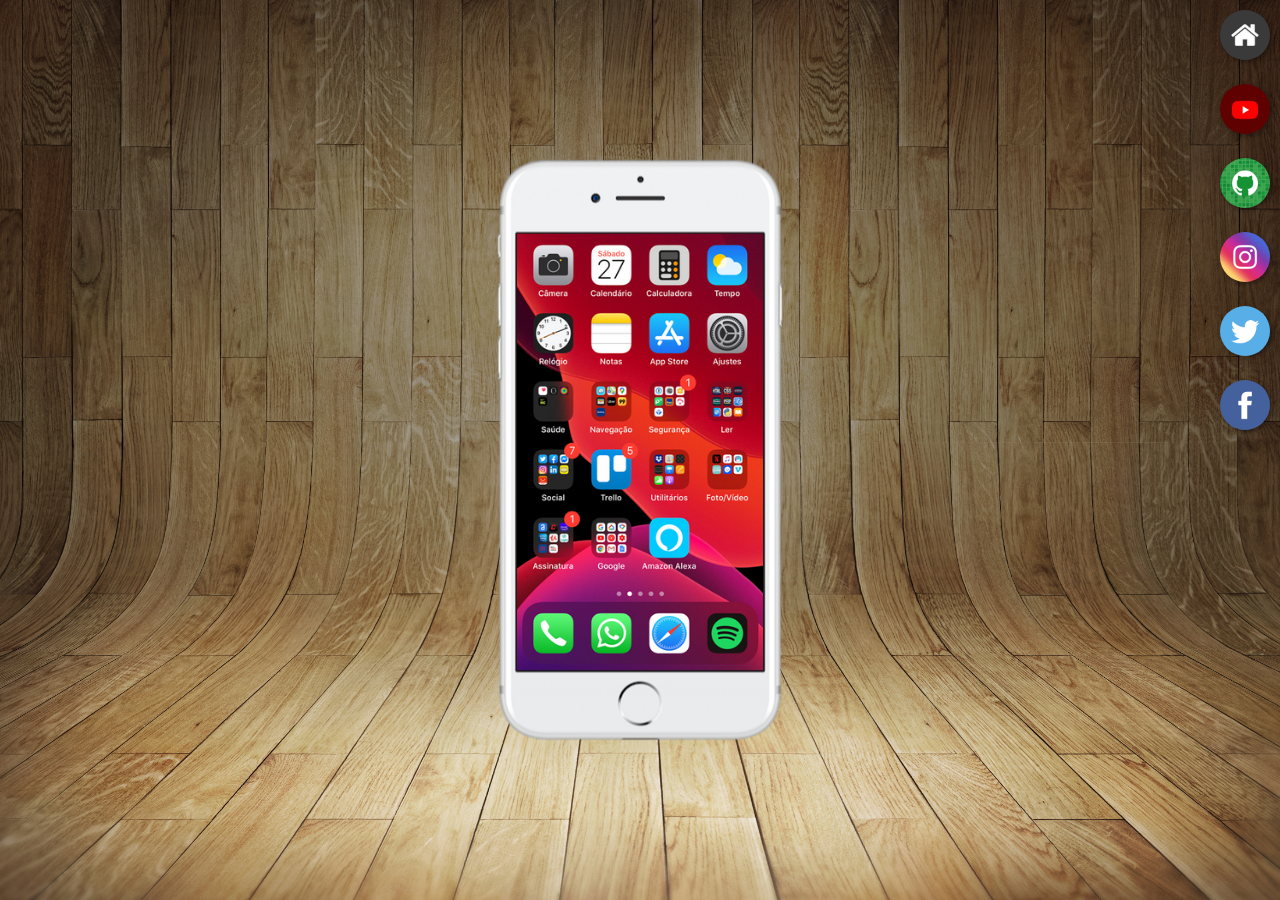
<file: index.html>
<!DOCTYPE html>
<html lang="pt-br">
<head>
    <meta charset="UTF-8">
    <meta http-equiv="X-UA-Compatible" content="IE=edge">
    <meta name="viewport" content="width=device-width, initial-scale=1.0">
    <link rel="shortcut icon" href="imagens/favicon.ico" type="image/x-icon">
    <link rel="stylesheet" href="estilos/style.css">
    <title>Projeto De Redes Sociais</title>
</head>
<body>
    <main>
        <section id="telefone">
            <iframe src="home.html" name="tela" id="tela" frameborder="0">
                <p>Seu navegador não é compatível com isso.</p>
            </iframe>
        </section>
        <section id="redes-sociais">
            <a href="home.html" target="tela"><img src="imagens/logo-home.jpg" alt="Home"></a> <br>
            <a href="youtube.html" target="tela"><img src="imagens/logo-youtube.jpg" alt="YouTube"></a> <br>
            <a href="github.html" target="tela"><img src="imagens/logo-github.jpg" alt="GitHub"></a> <br>
            <a href="instagram.html" target="tela"><img src="imagens/logo-instagram.jpg" alt="Instagram"></a> <br>
            <a href="twitter.html" target="tela"><img src="imagens/logo-twitter.jpg" alt="Twitter"></a> <br>
            <a href="facebook.html" target="tela"><img src="imagens/logo-facebook.jpg" alt="Facebook"></a>
        </section>
    </main>
</body>
</html>
</file>
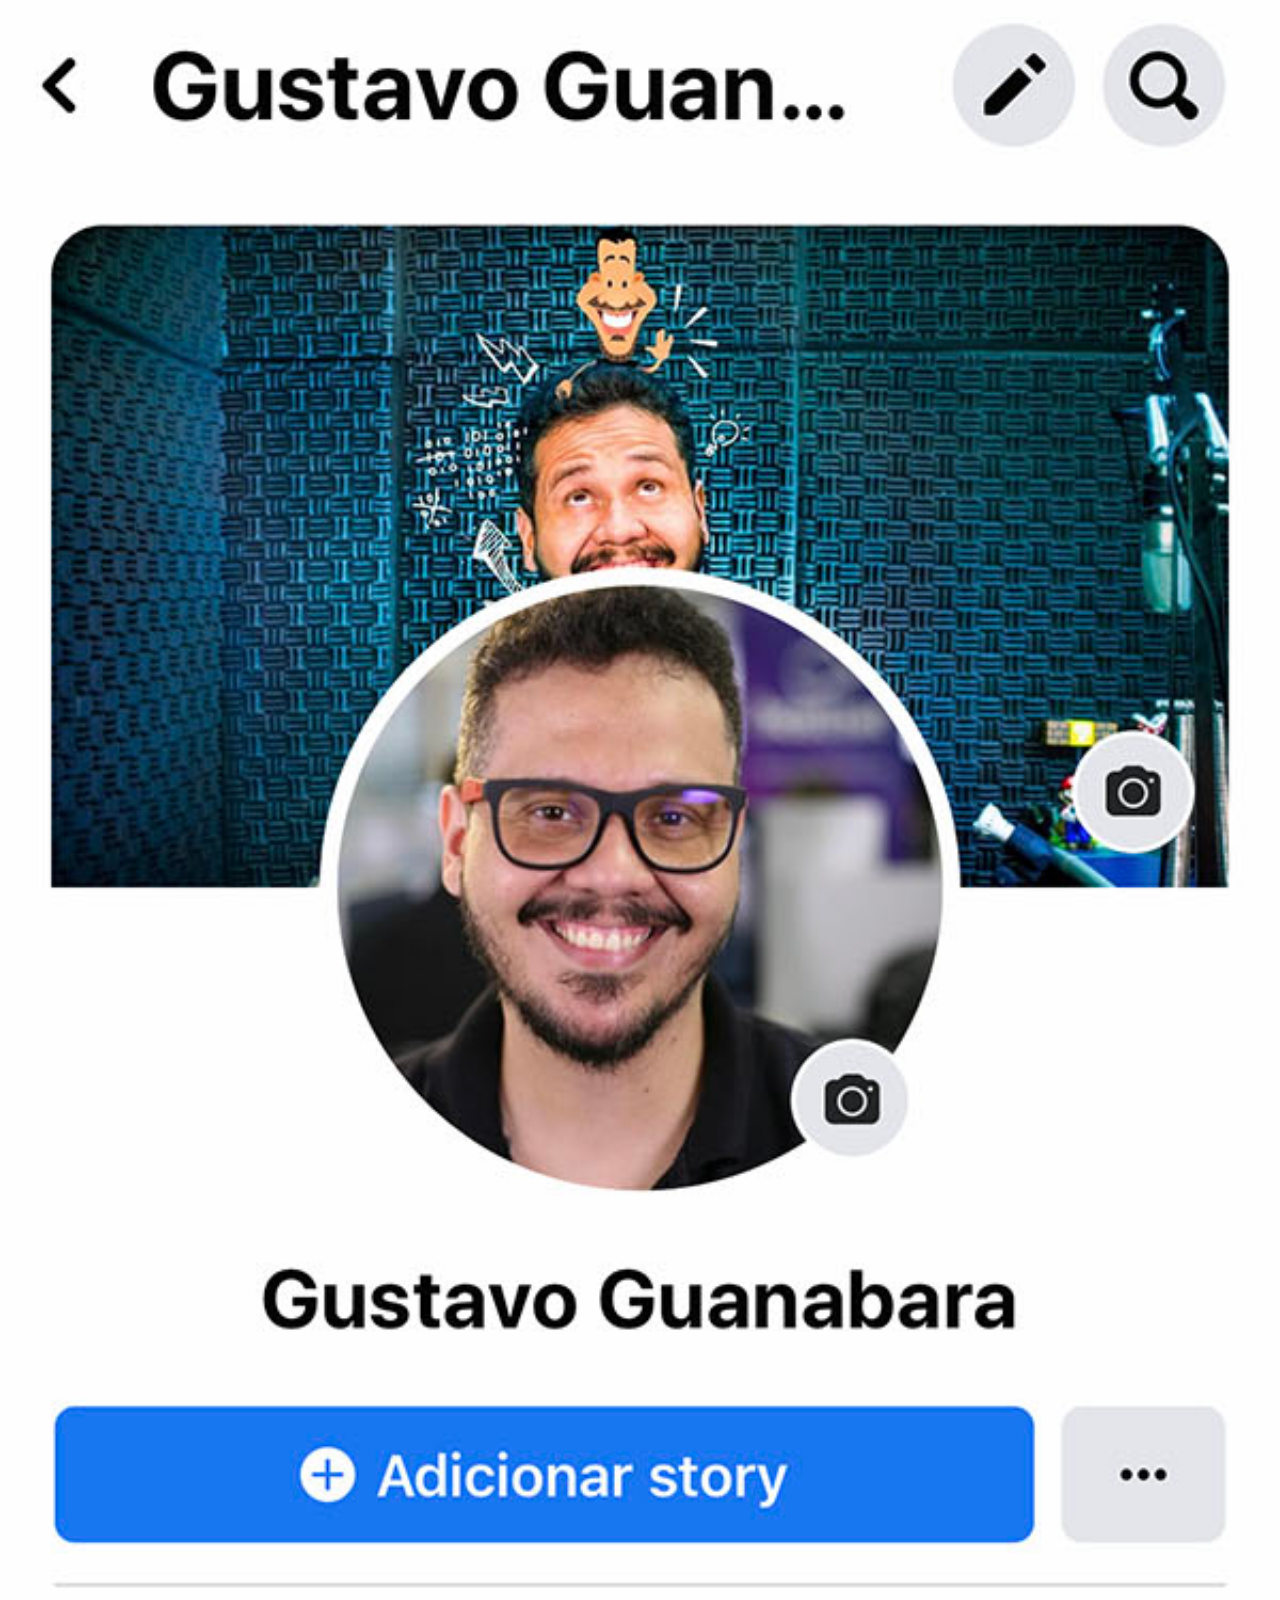
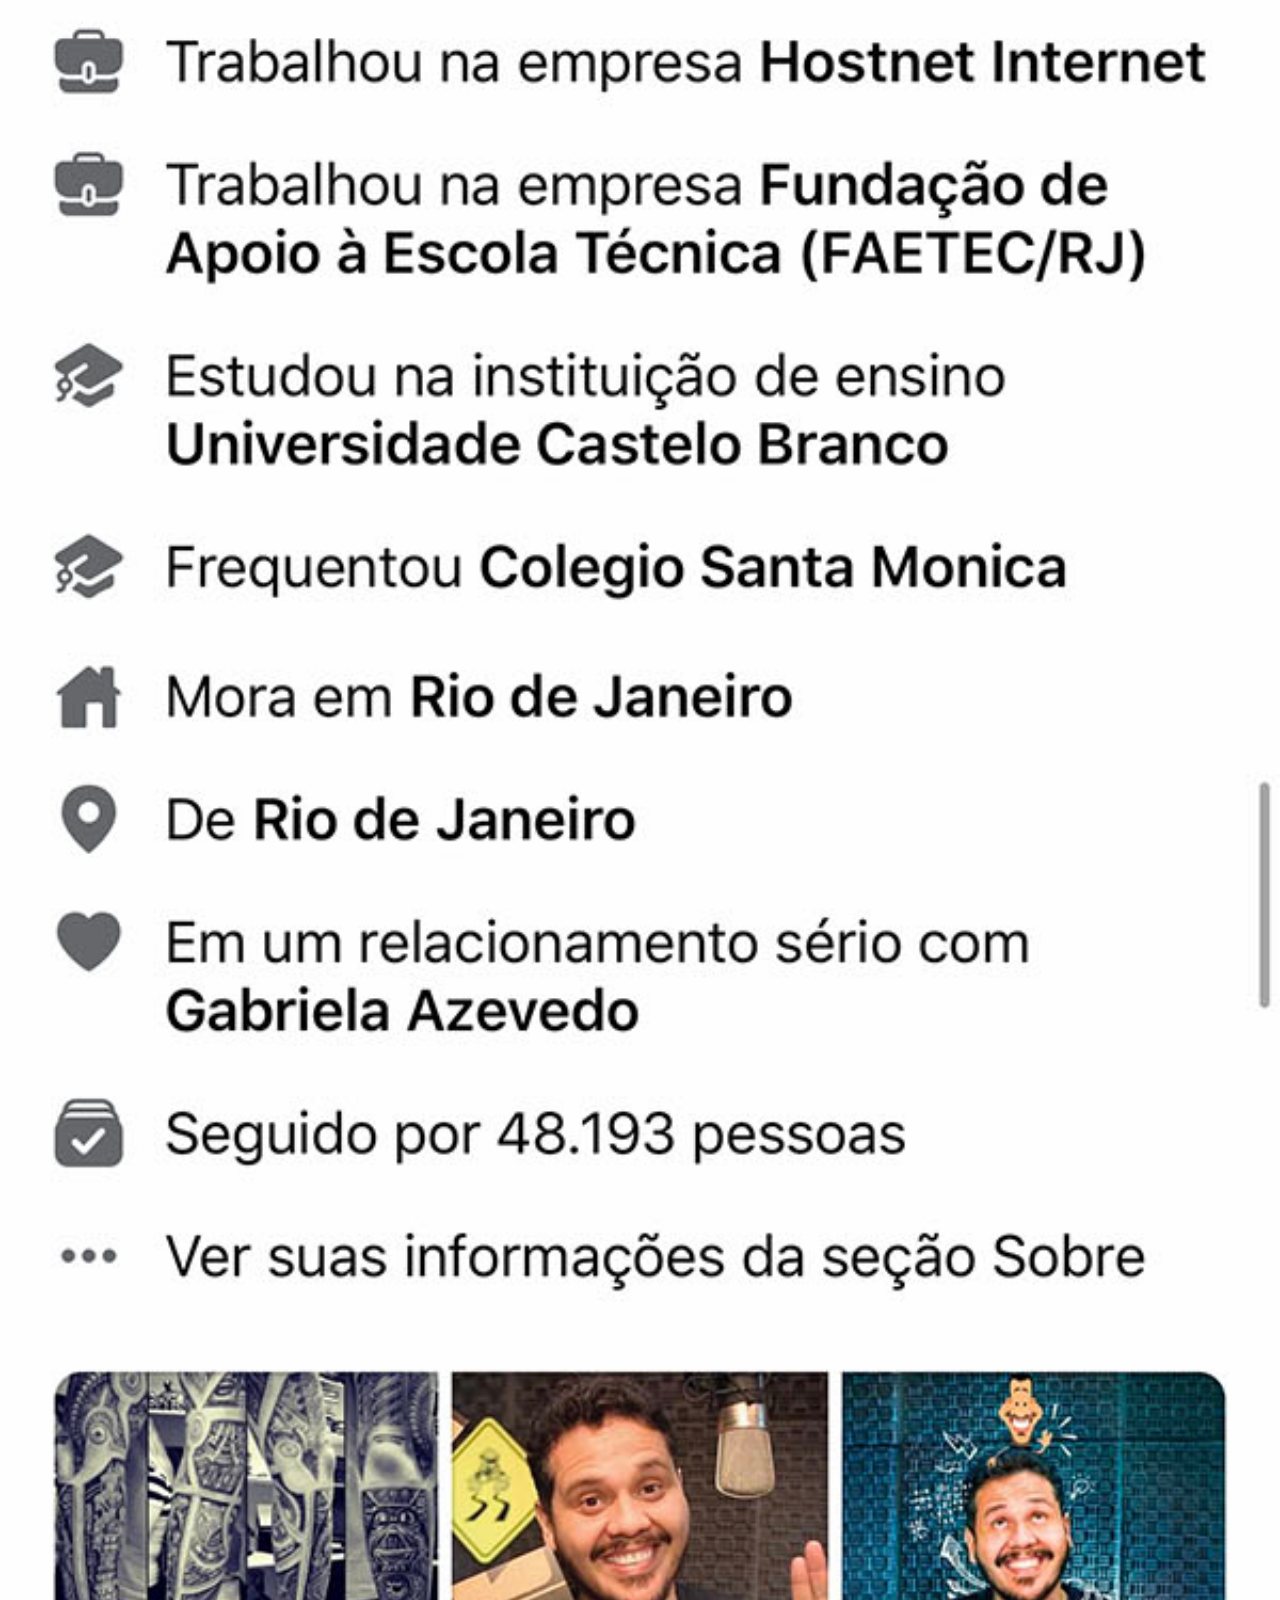
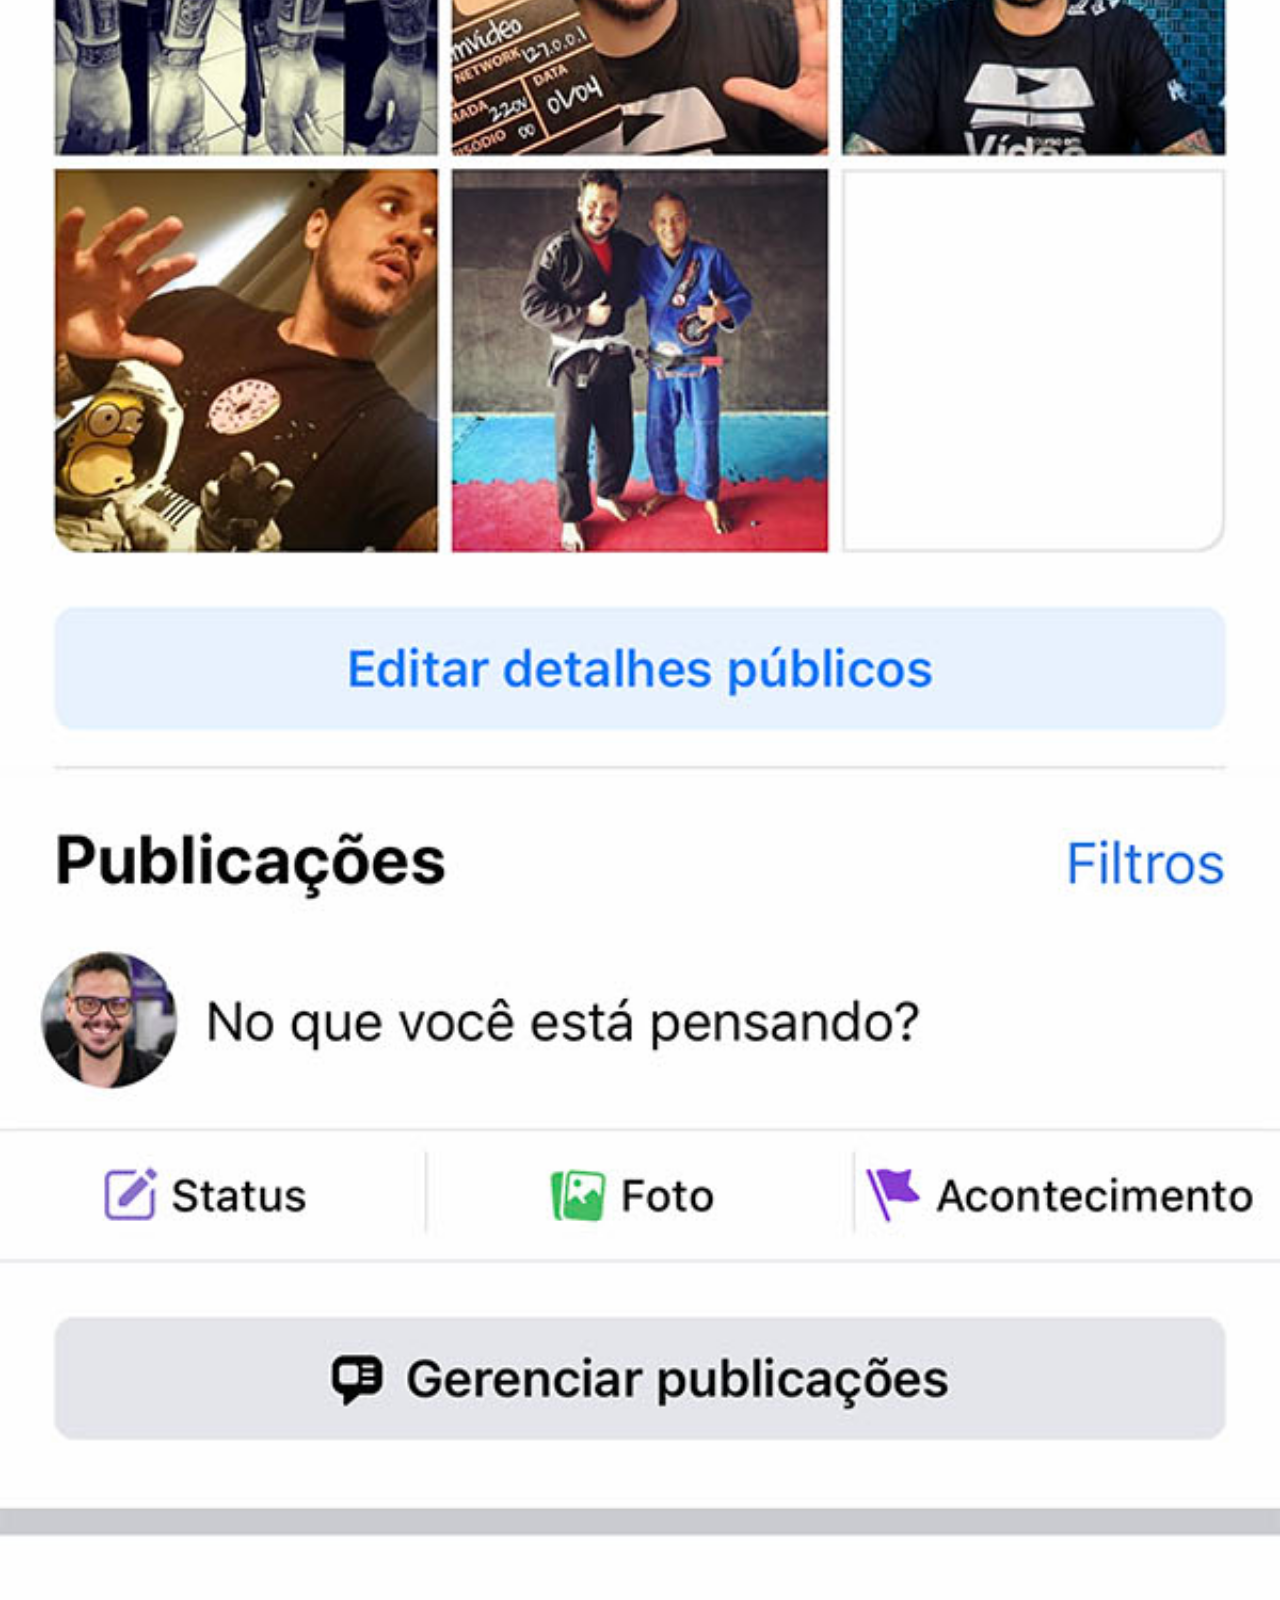
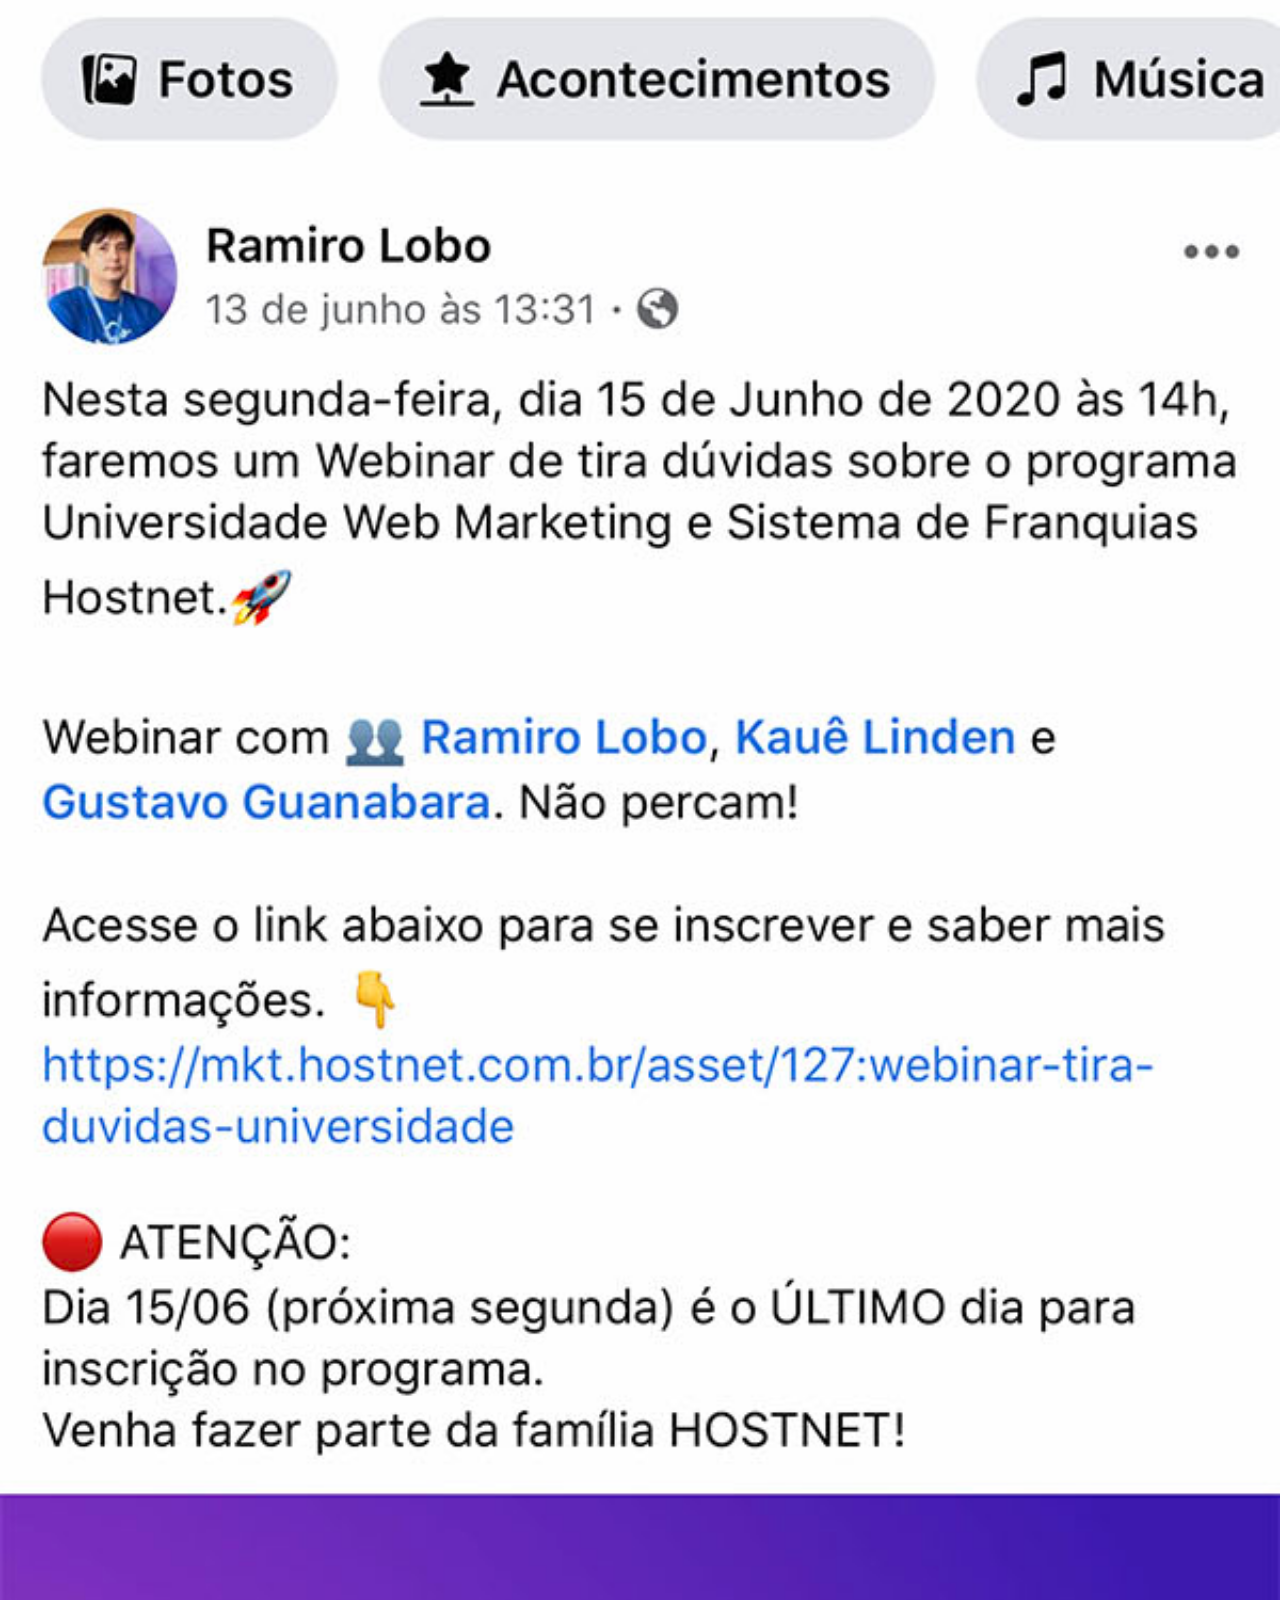
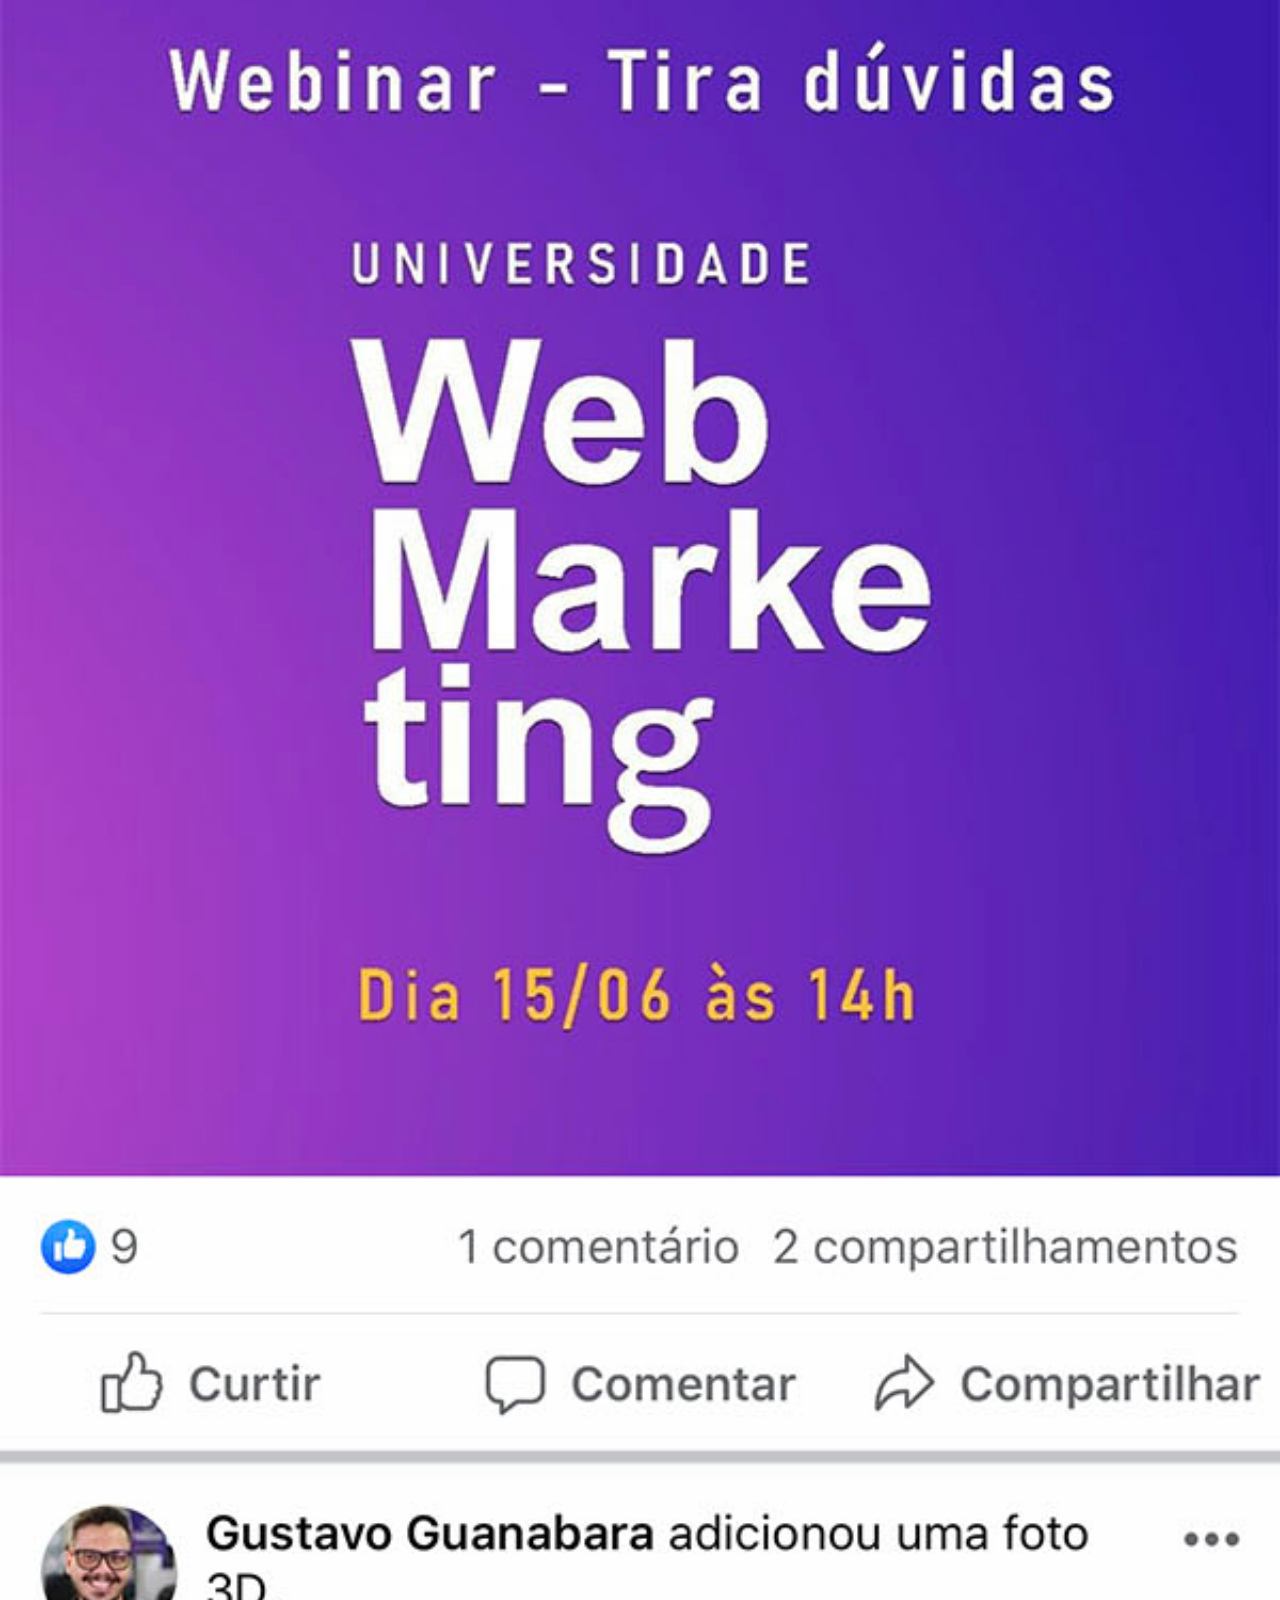
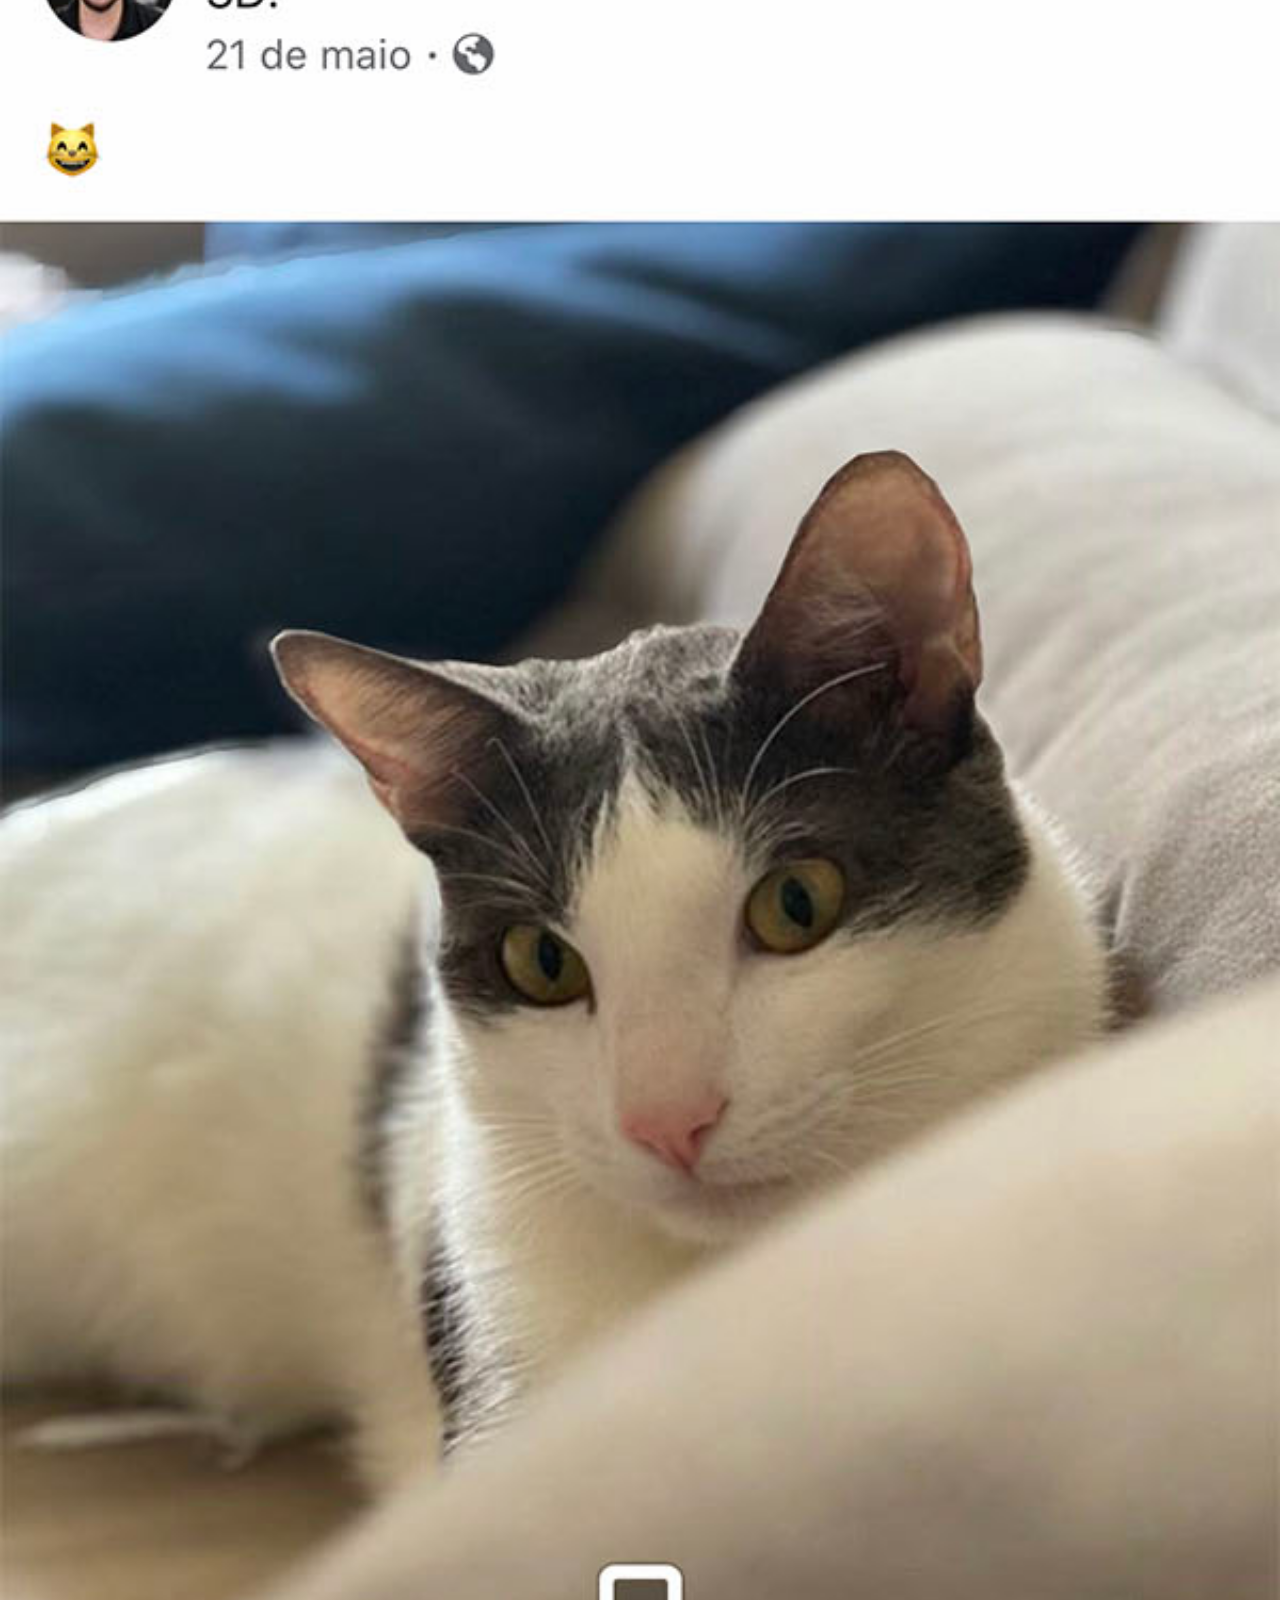
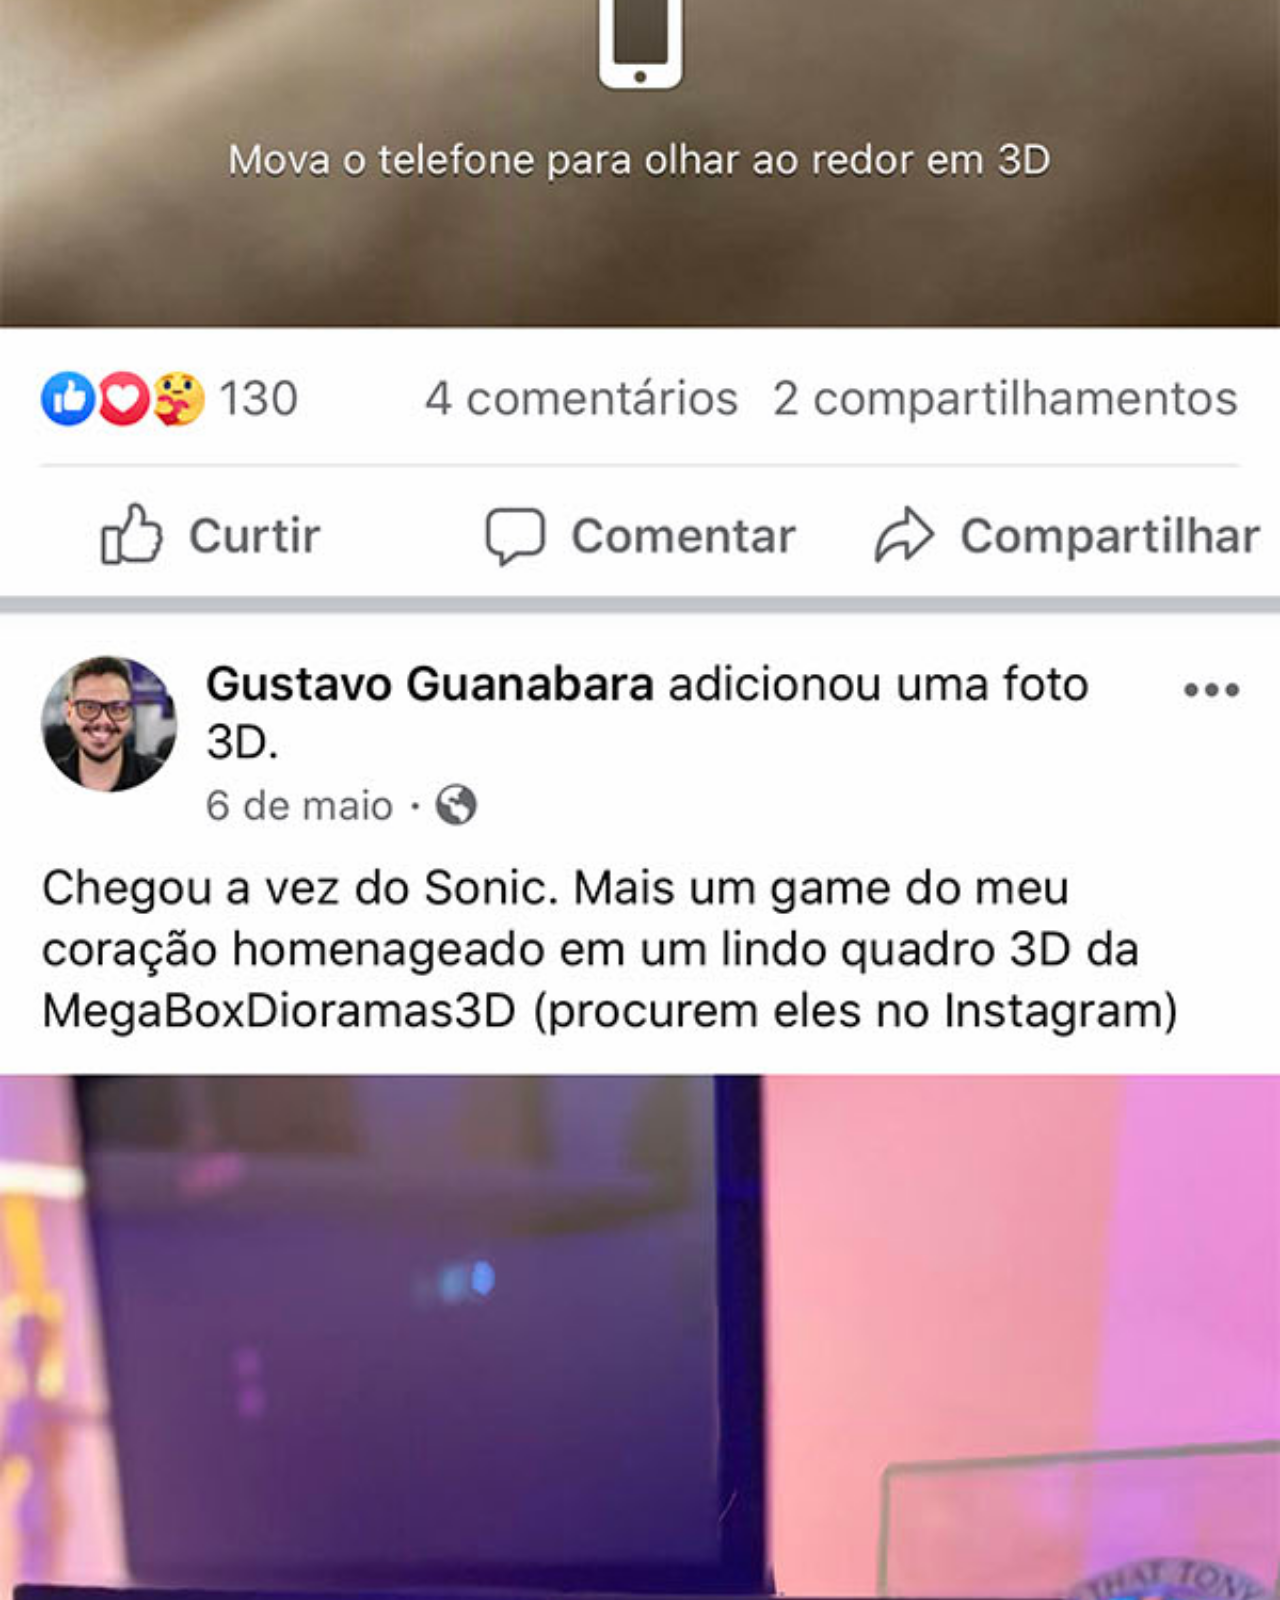
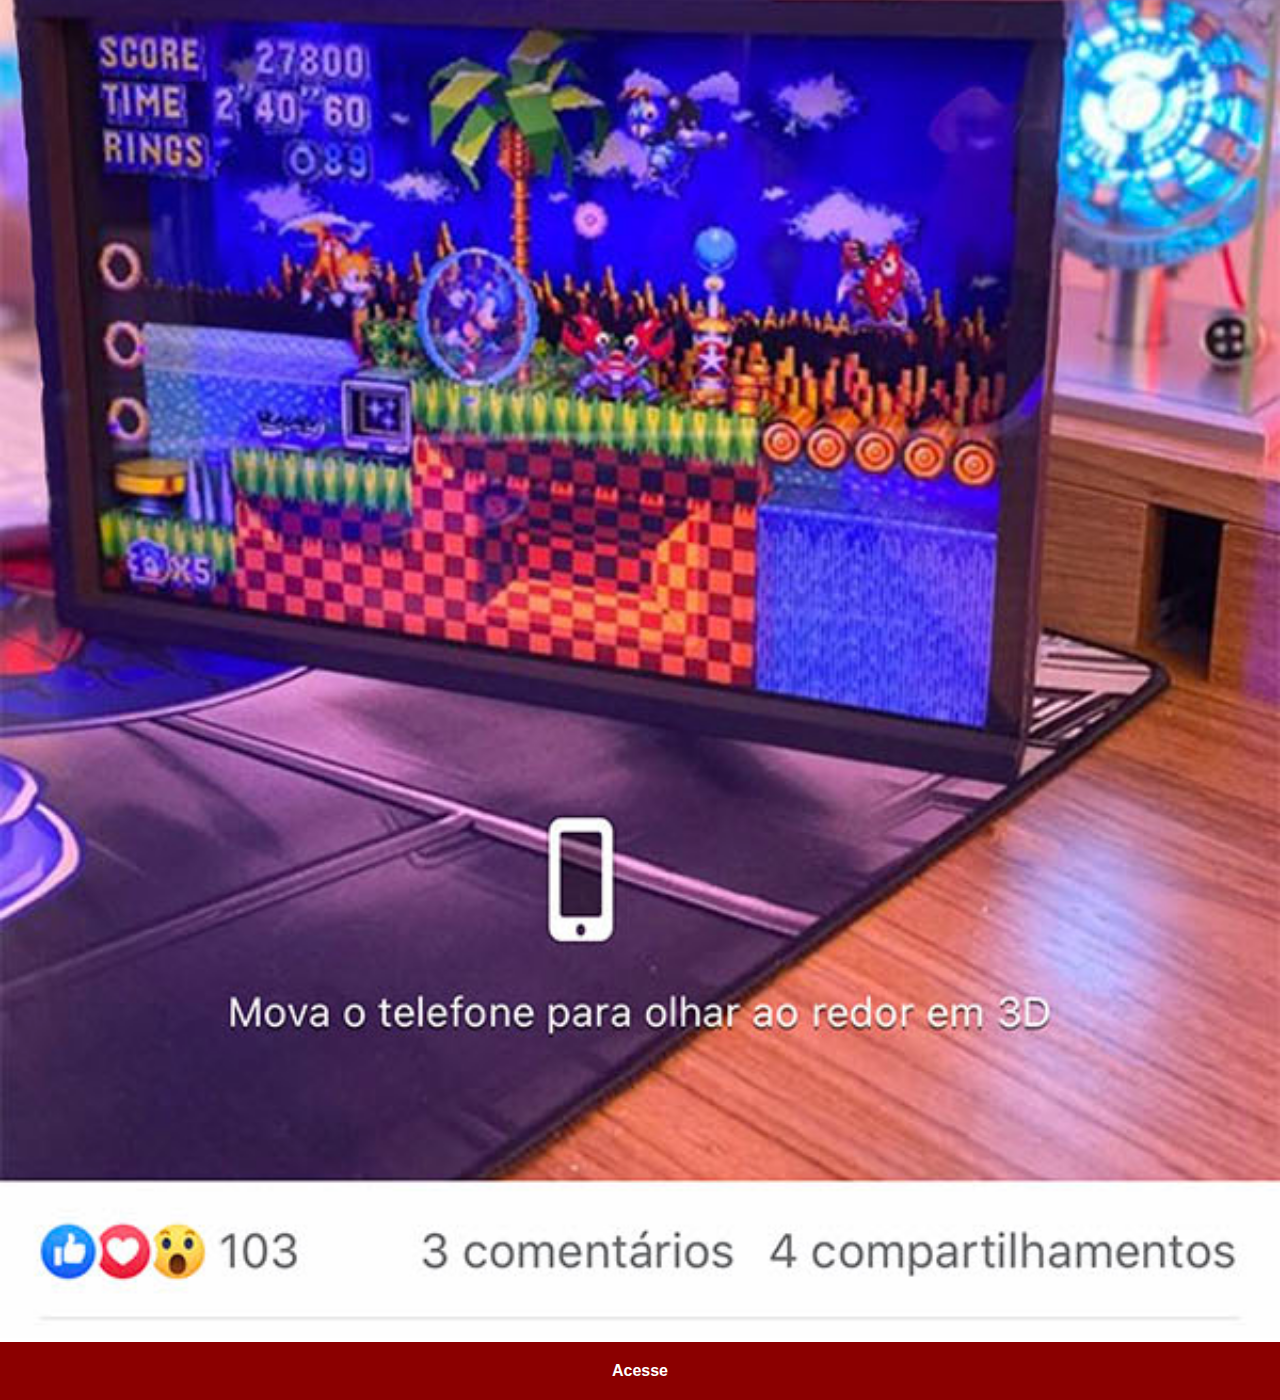
<file: facebook.html>
<!DOCTYPE html>
<html lang="pt-br">
<head>
    <meta charset="UTF-8">
    <meta http-equiv="X-UA-Compatible" content="IE=edge">
    <meta name="viewport" content="width=device-width, initial-scale=1.0">
    <link rel="stylesheet" href="estilos/social.css">
    <title>Facebook</title>
</head>
<body>
    <img src="imagens/tela-facebook.jpg" alt="Facebook">
    <a href="https://www.facebook.com/gustavoguanabara" target="_blank">Acesse</a>
</body>
</html>
</file>
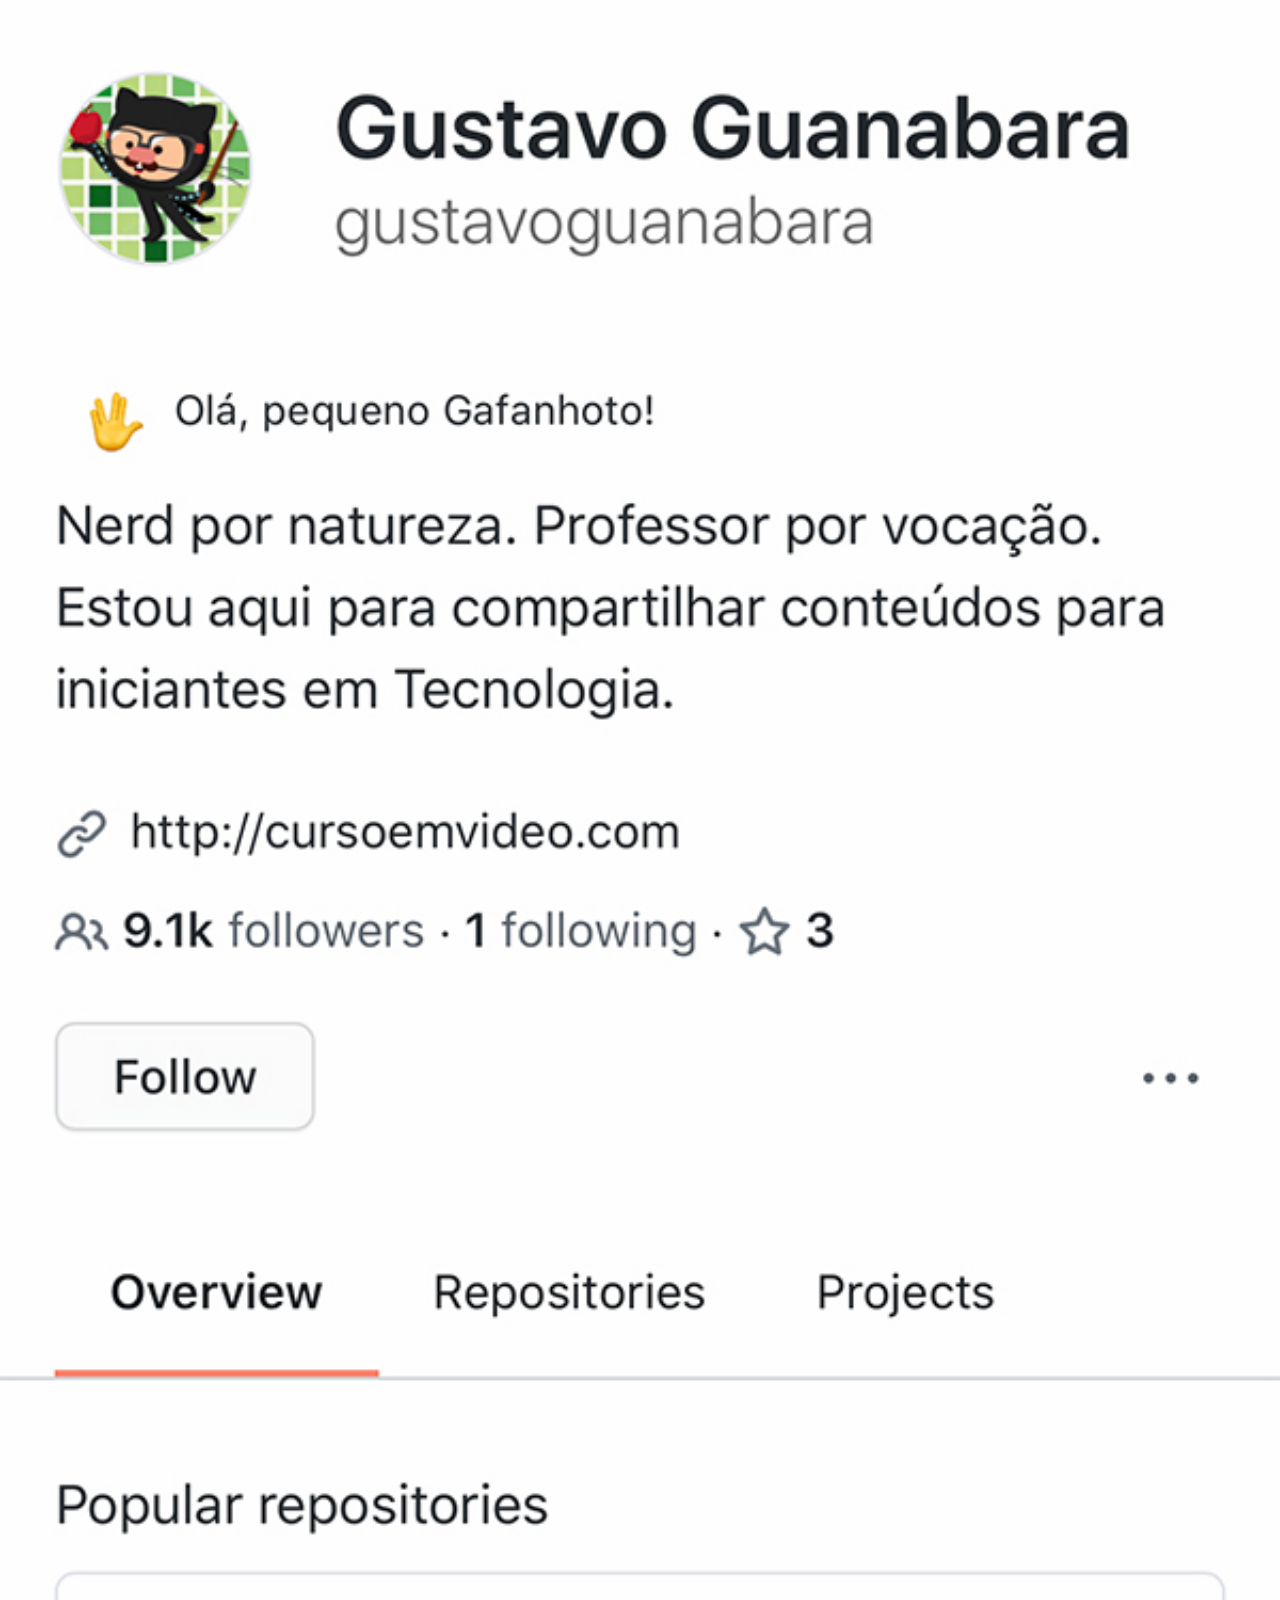
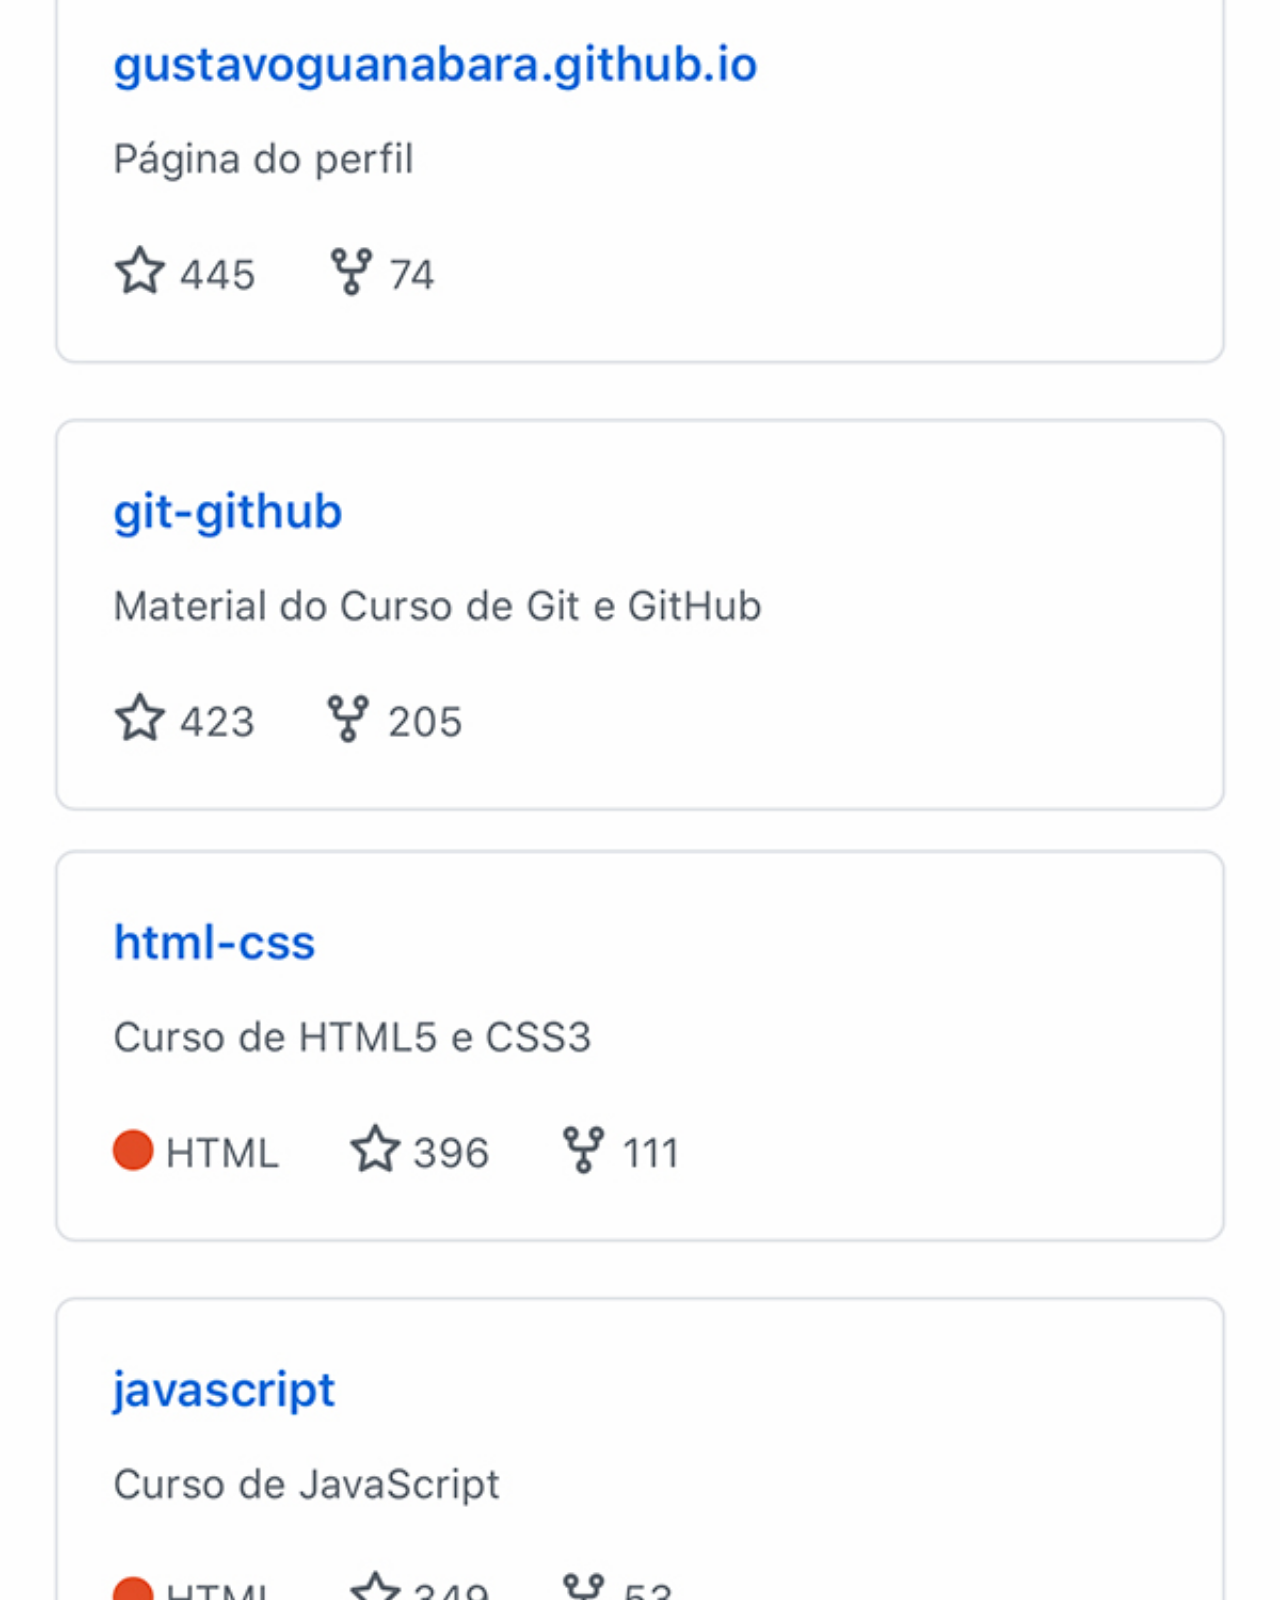
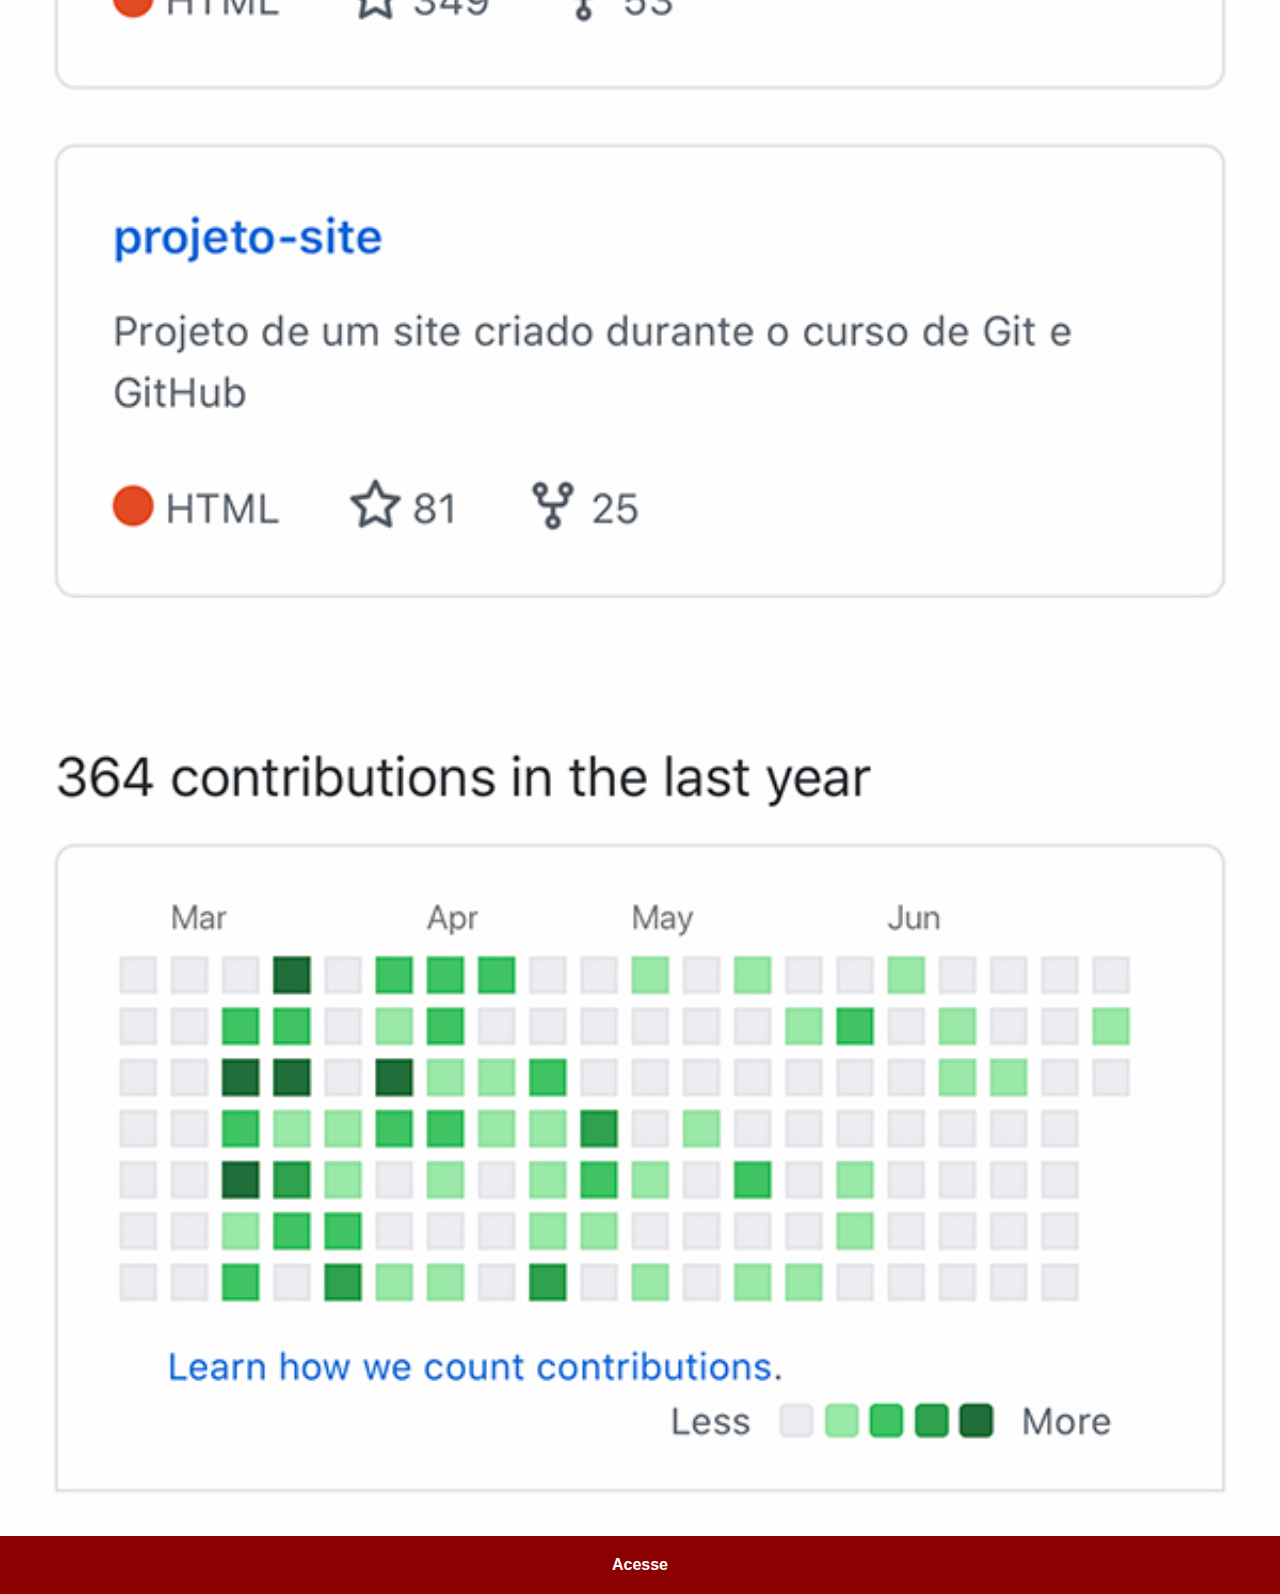
<file: github.html>
<!DOCTYPE html>
<html lang="pt-br">
<head>
    <meta charset="UTF-8">
    <meta http-equiv="X-UA-Compatible" content="IE=edge">
    <meta name="viewport" content="width=device-width, initial-scale=1.0">
    <link rel="stylesheet" href="estilos/social.css">
    <title>GitHub</title>
</head>
<body>
    <img src="imagens/tela-github.jpg" alt="GitHub">
    <a href="https://github.com/gustavoguanabara" target="_blank">Acesse</a>
</body>
</html>
</file>
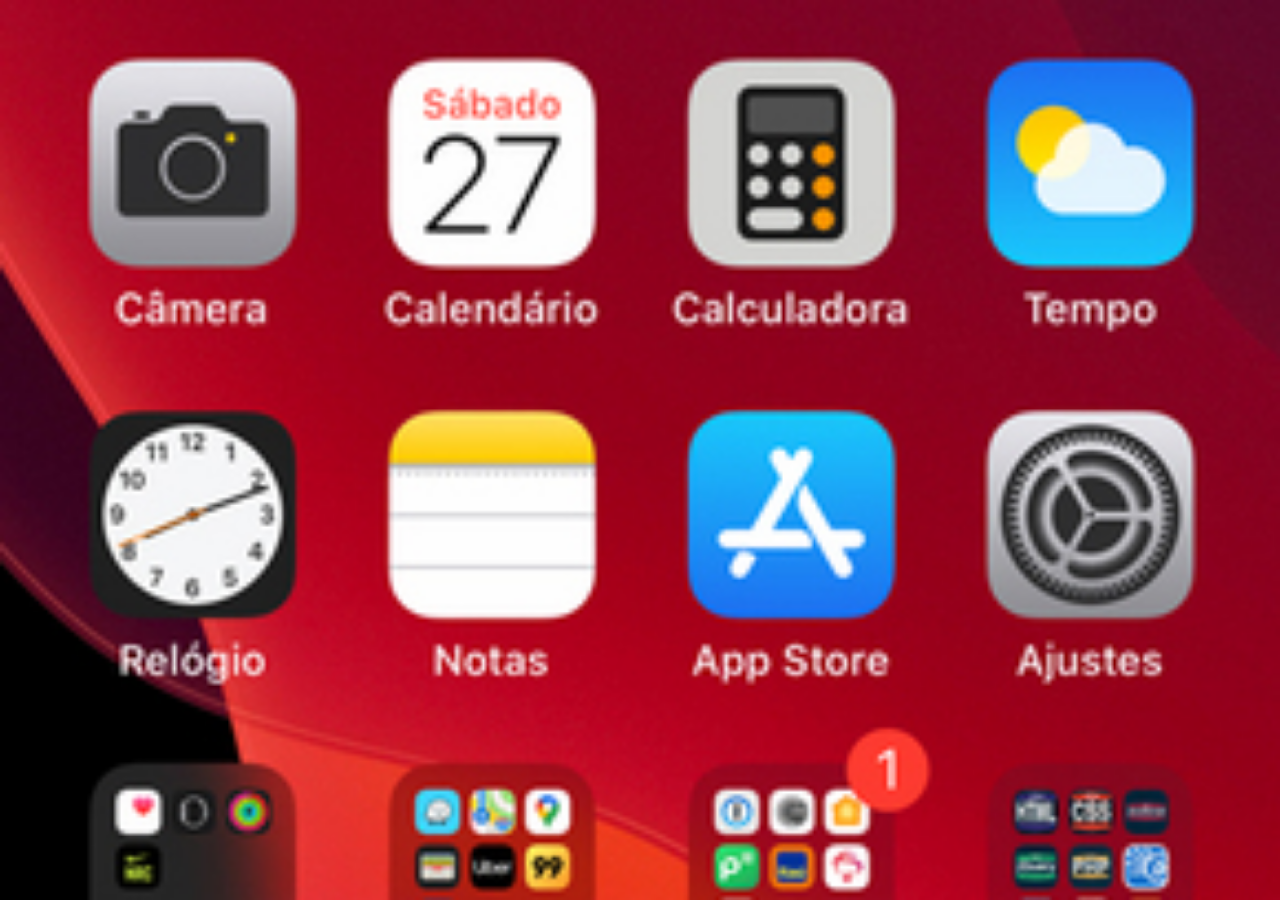
<file: home.html>
<!DOCTYPE html>
<html lang="pt-br">
<head>
    <meta charset="UTF-8">
    <meta http-equiv="X-UA-Compatible" content="IE=edge">
    <meta name="viewport" content="width=device-width, initial-scale=1.0">
    <title>Home</title>
<style>
    * {
        margin: 0px;
        padding: 0px;
    }

    body {
        width: 100vw;
        height: 100vh;
        background: black url(imagens/home-tela.jpg) no-repeat top center;
        background-size: cover;
    }
</style>
</head>
<body>
    
</body>
</html>
</file>
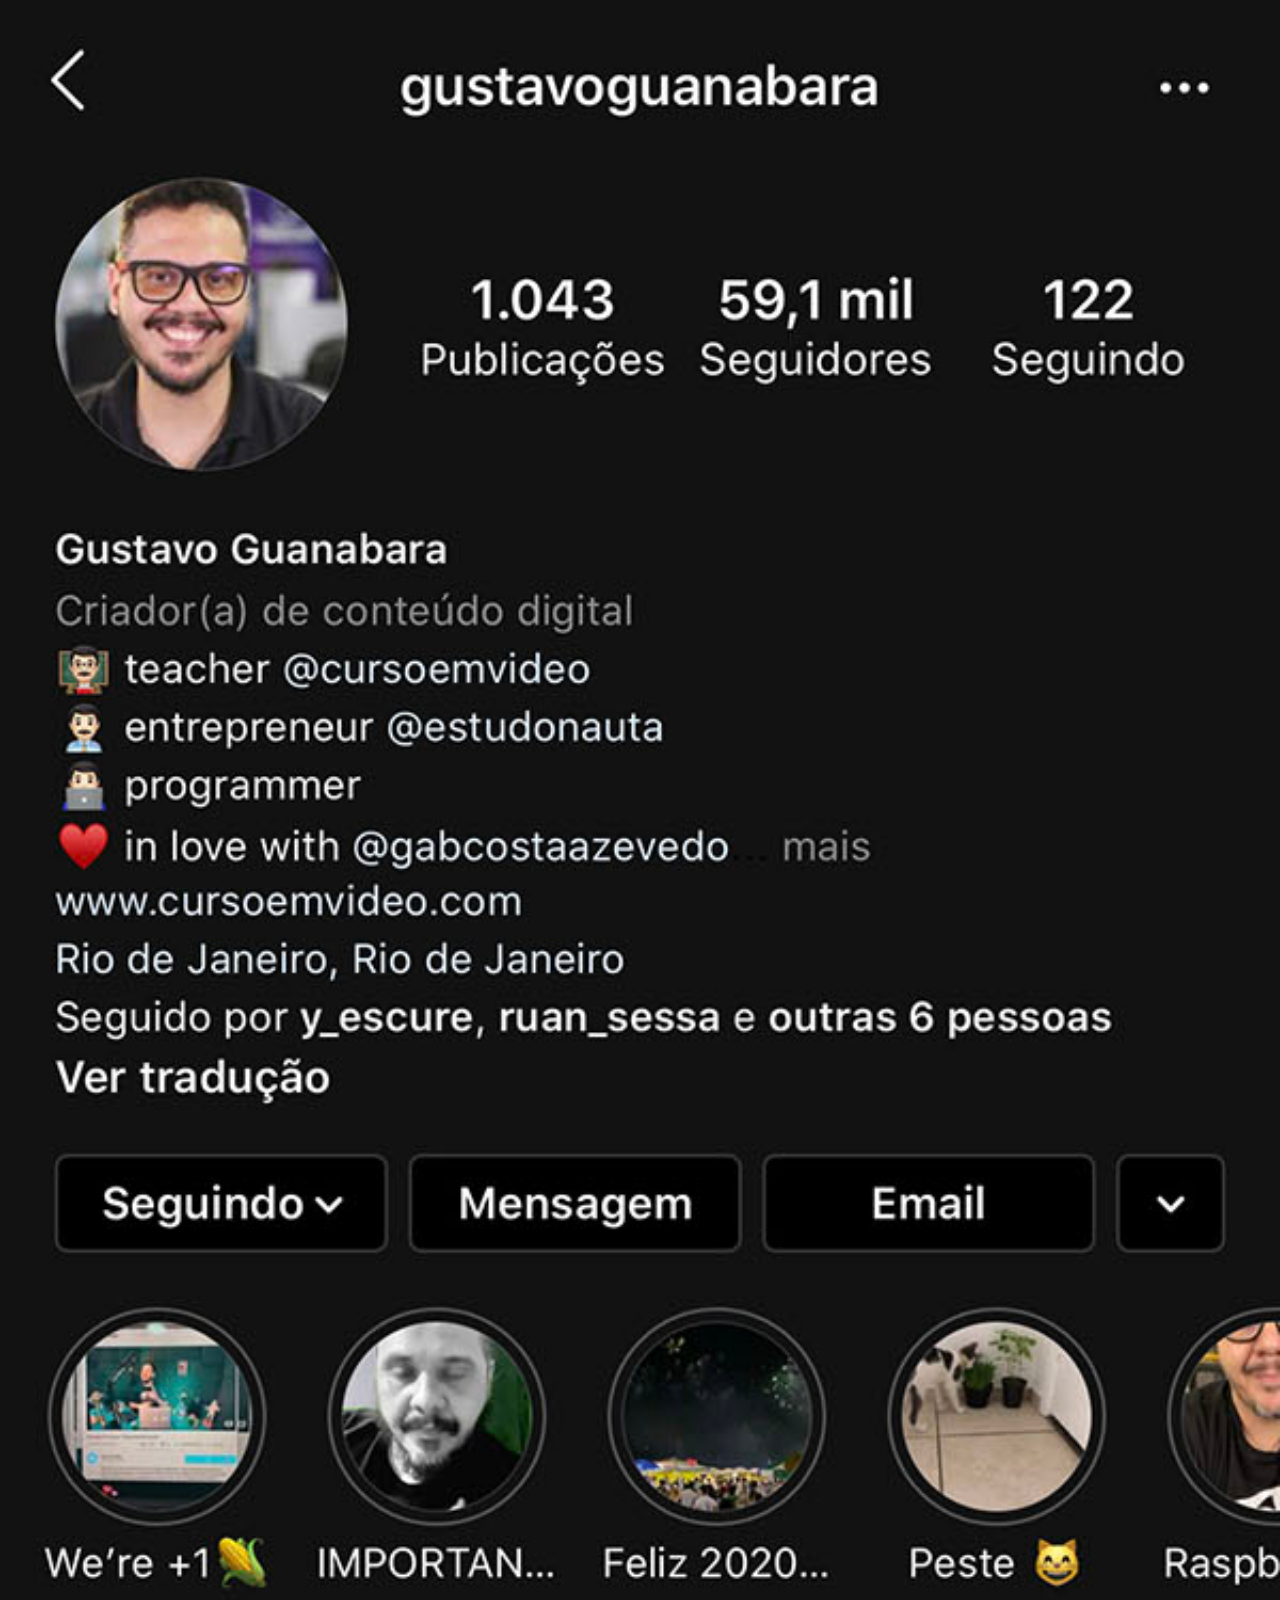
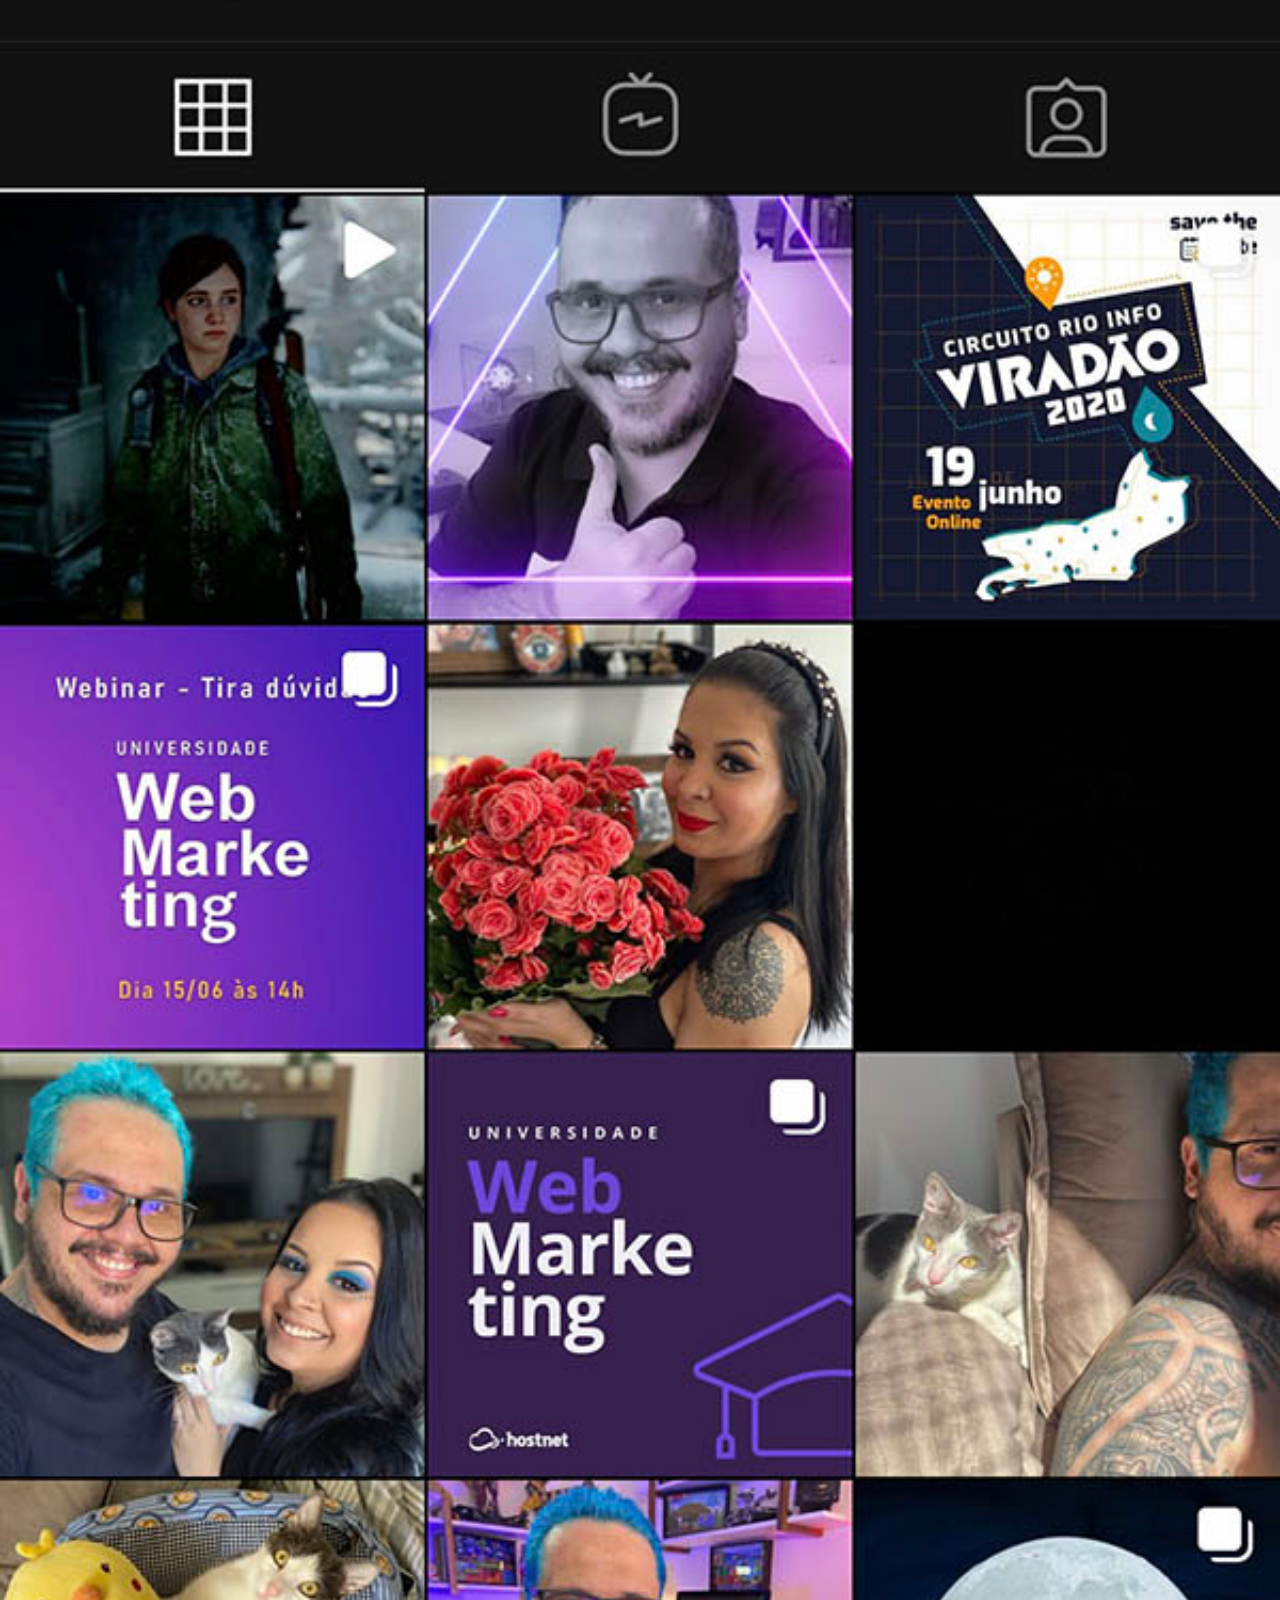
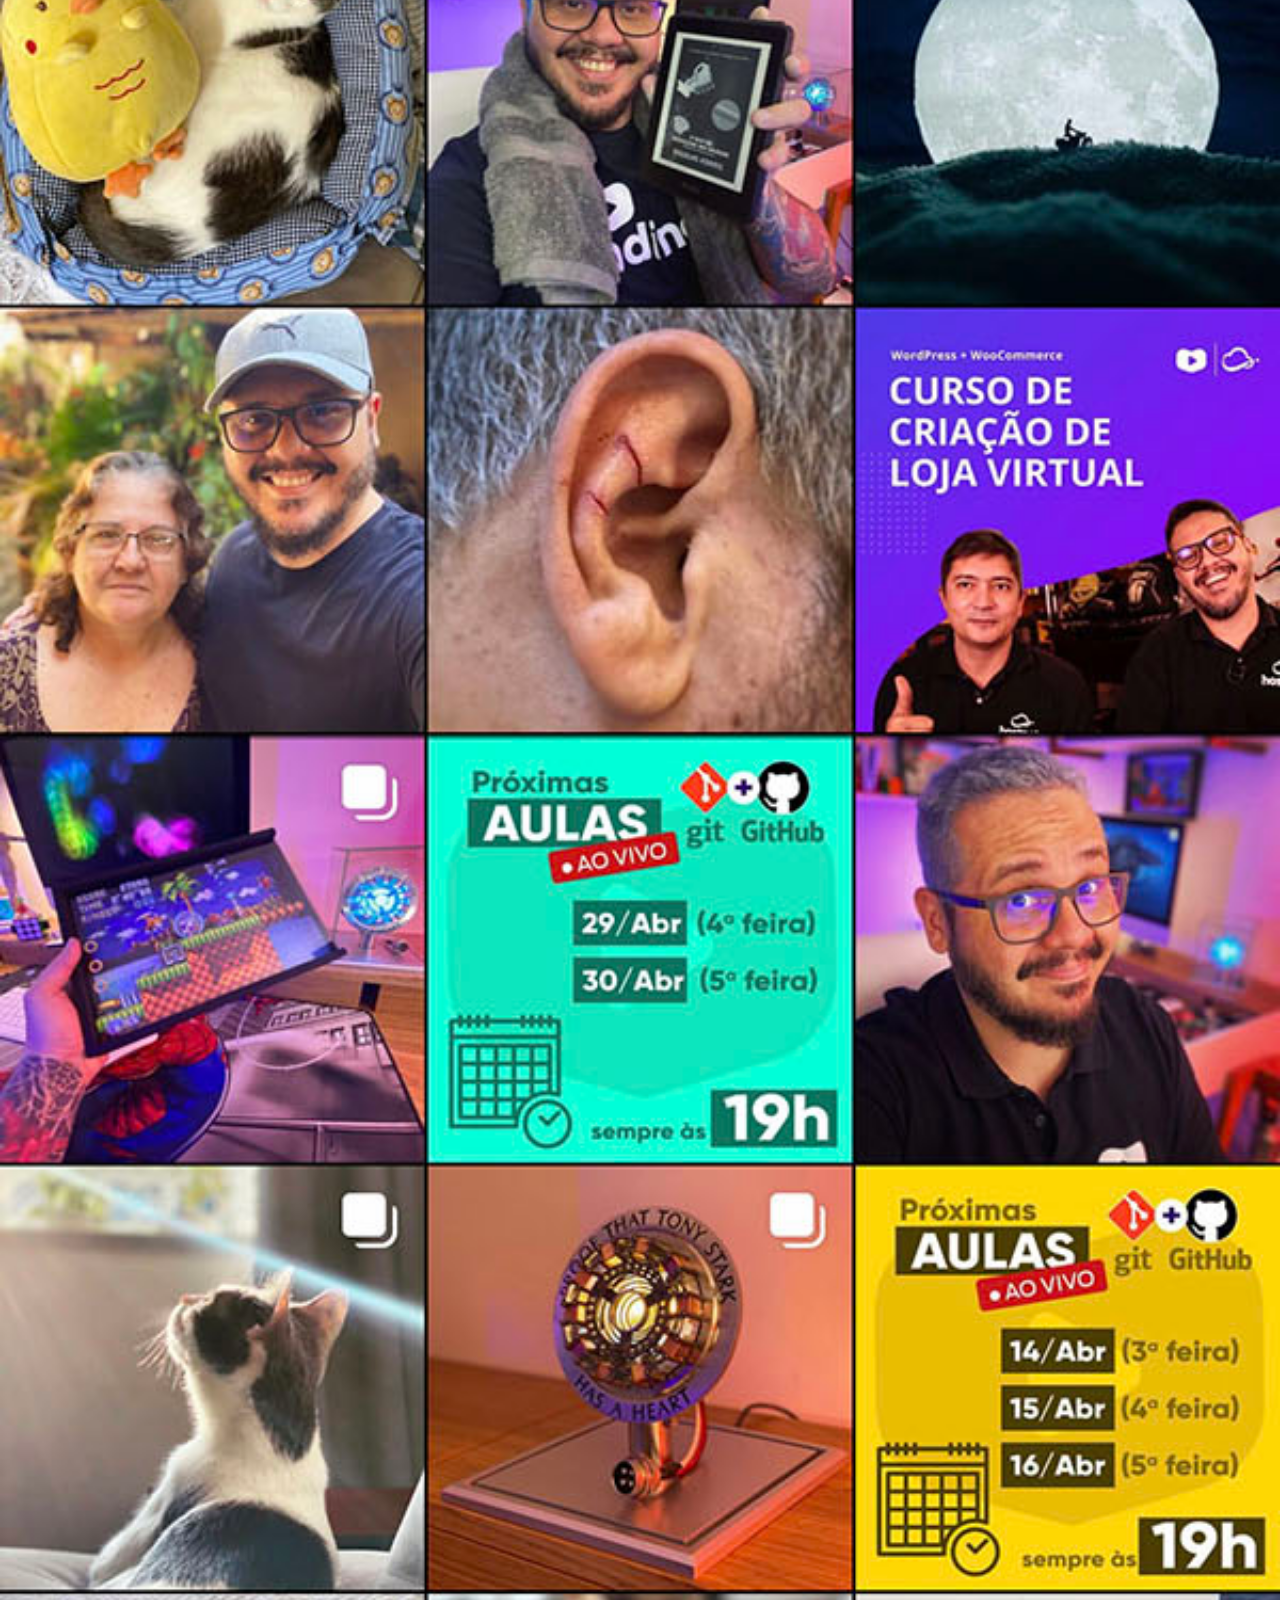
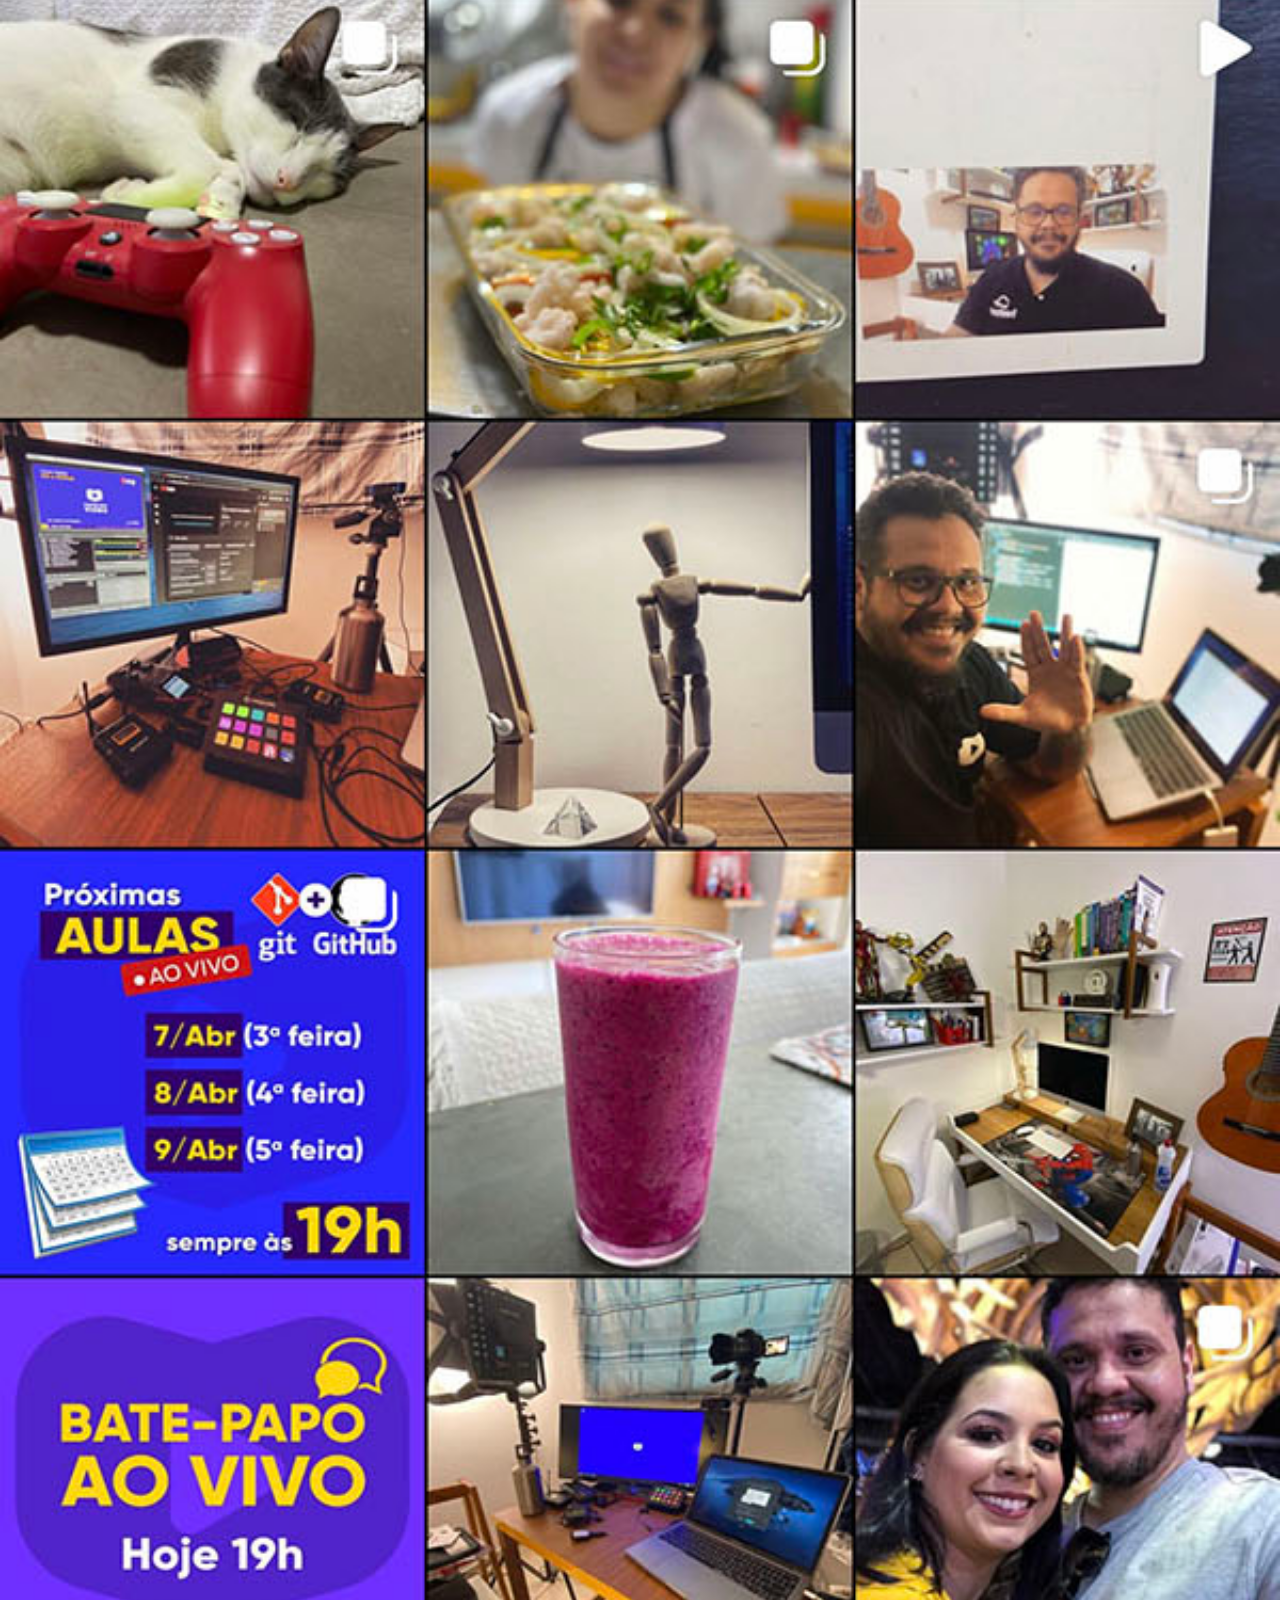
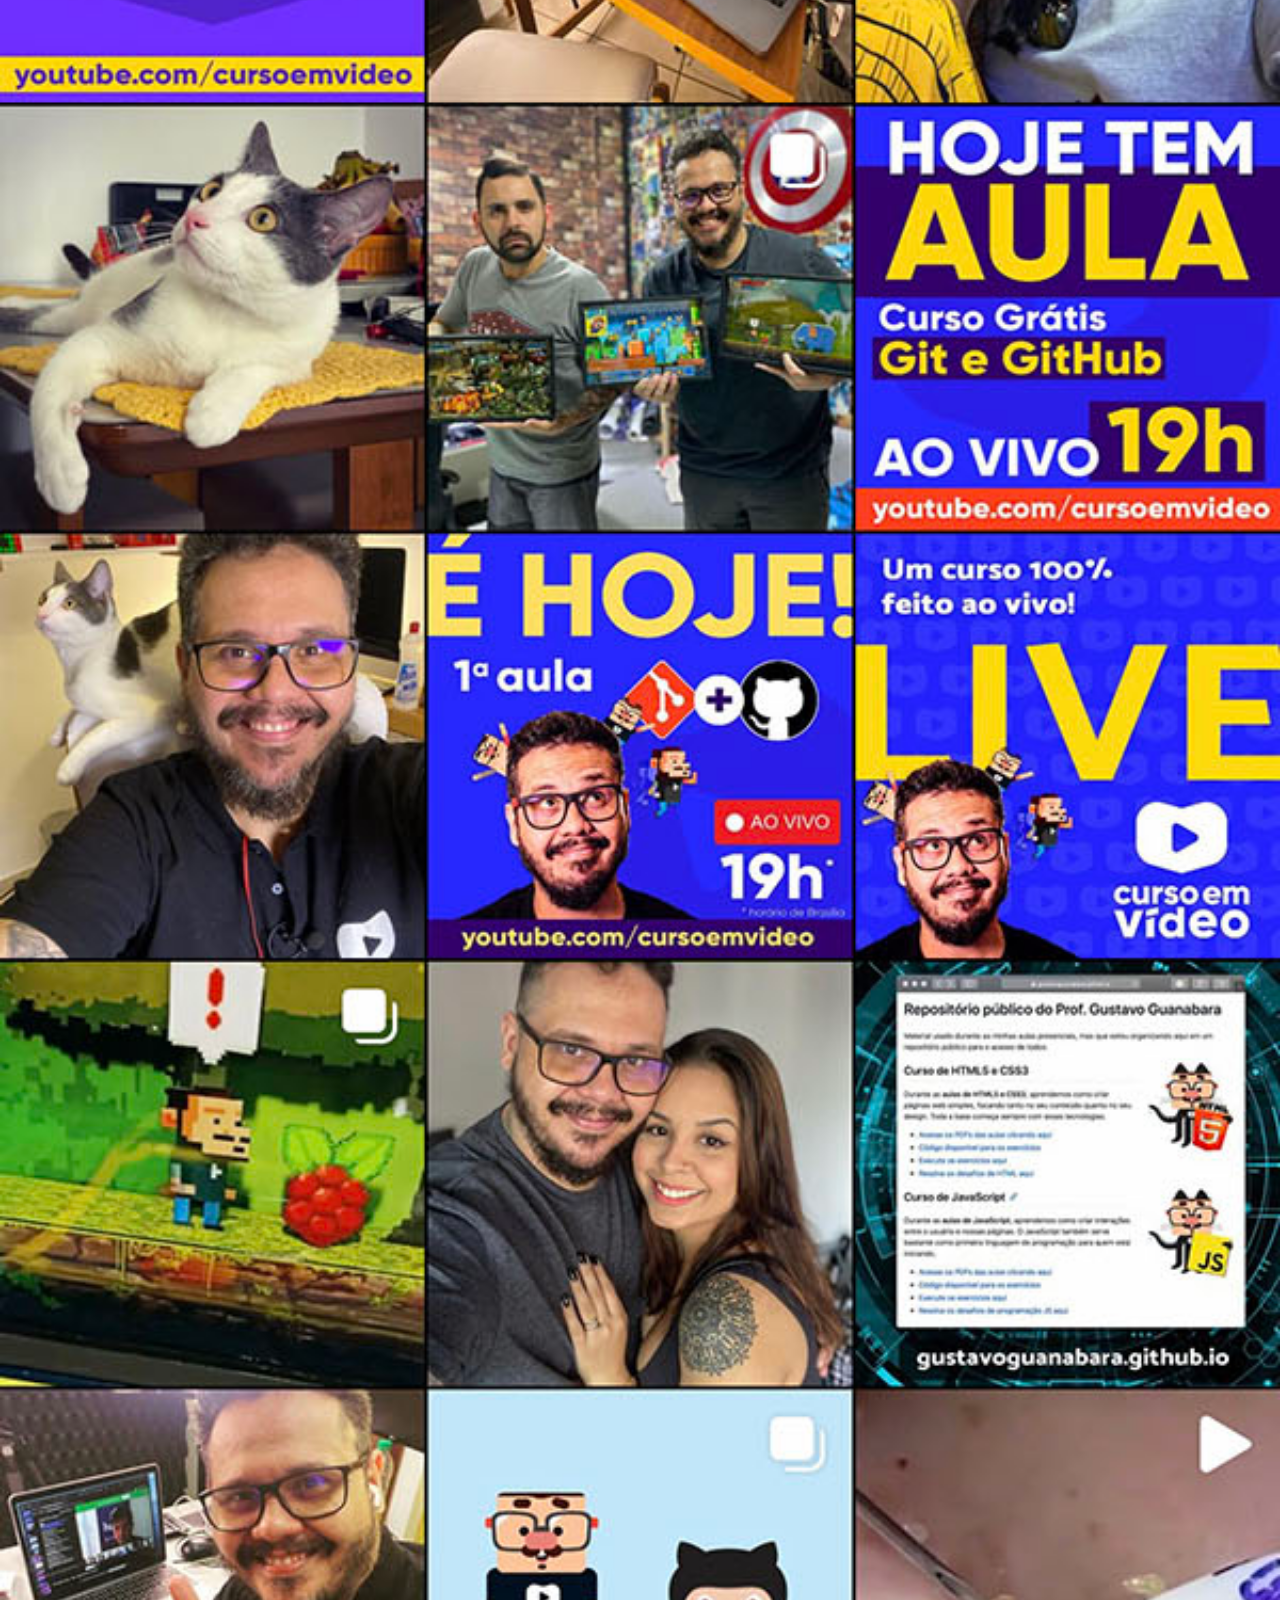
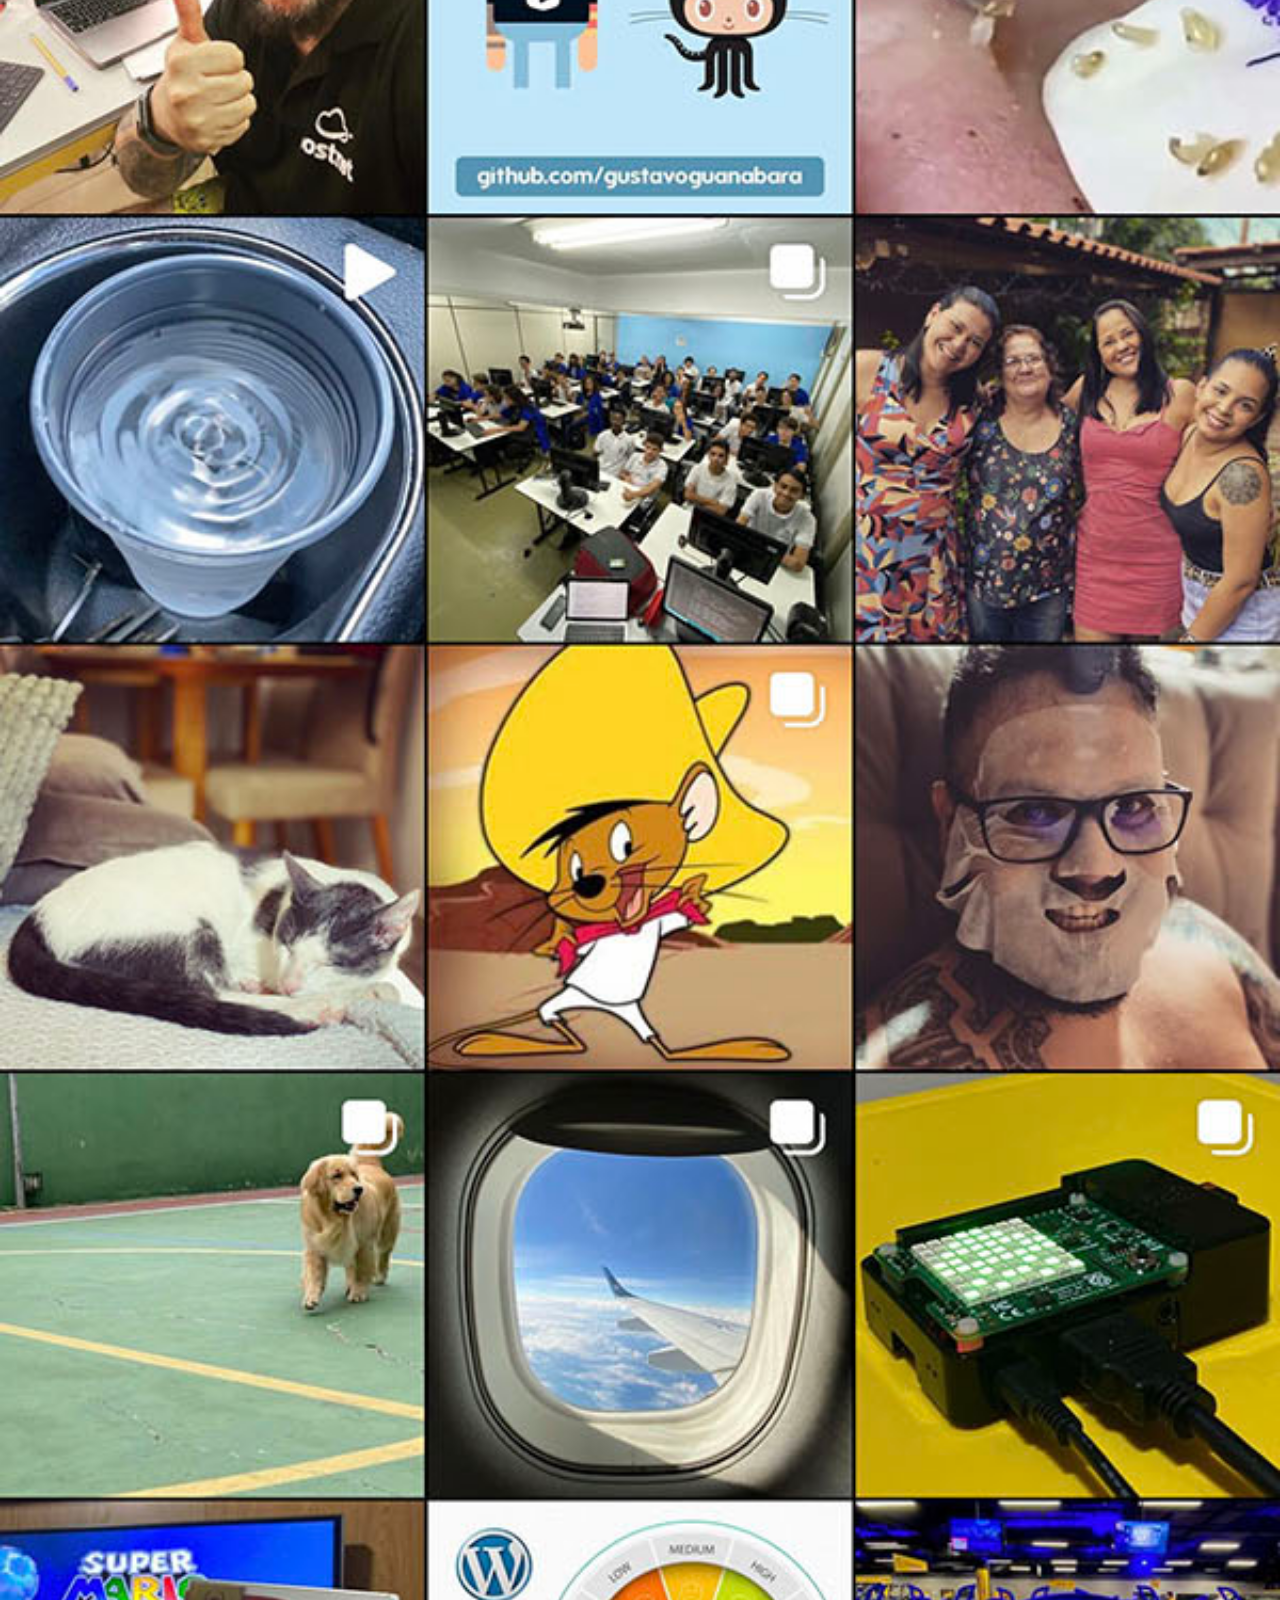
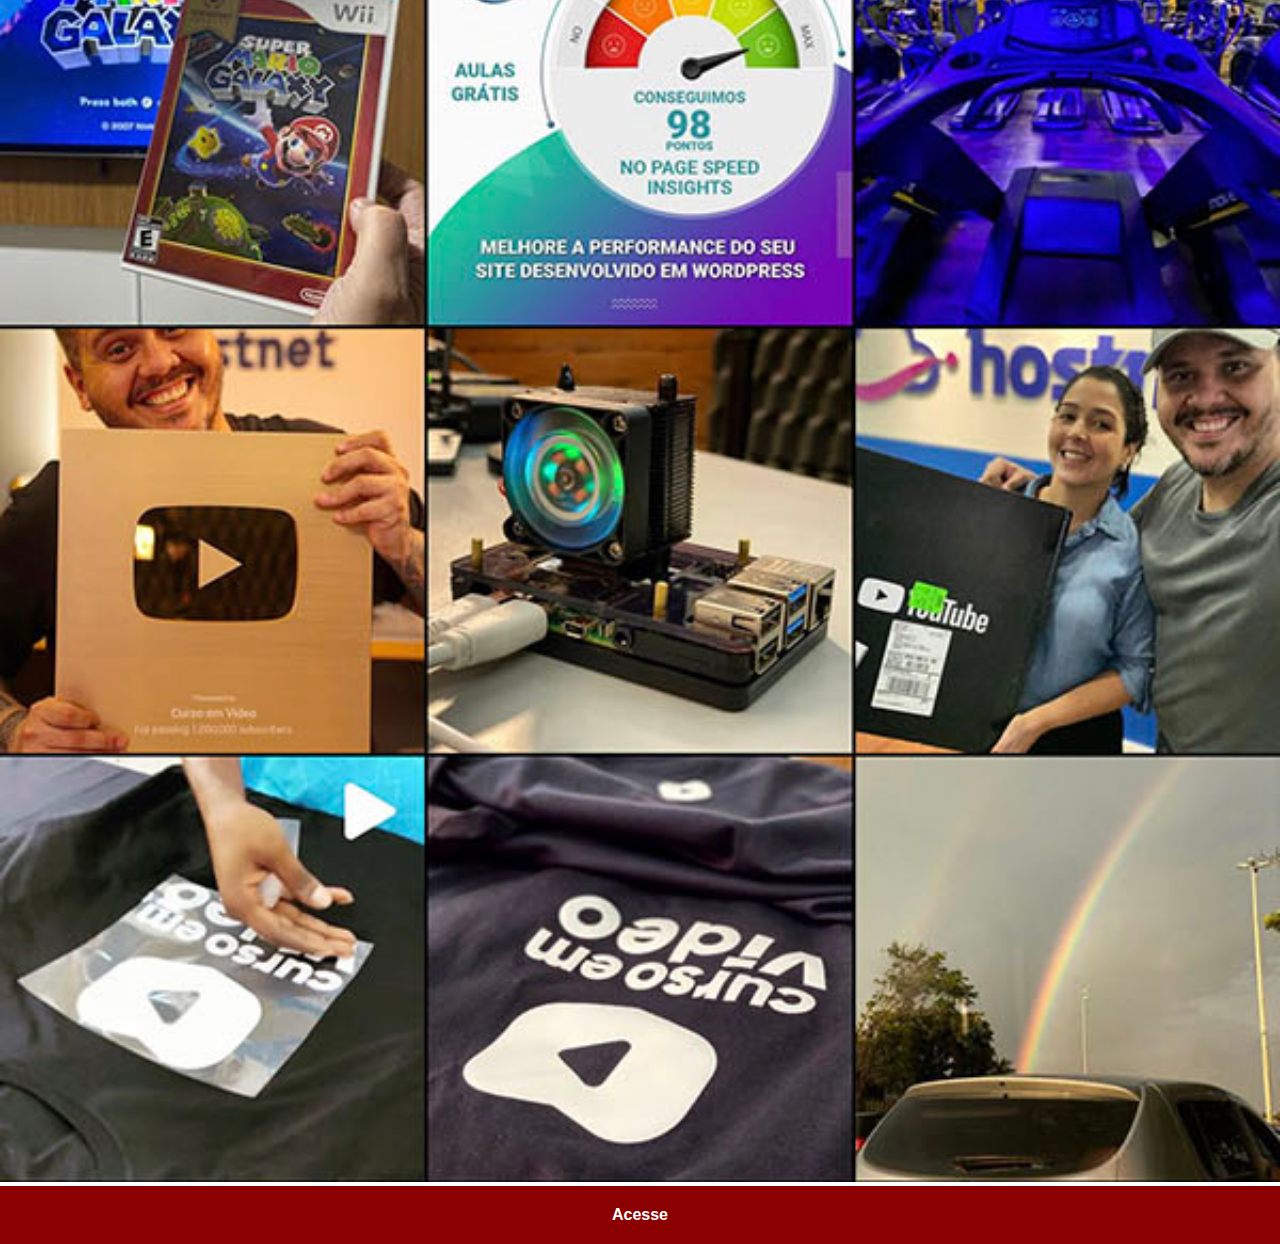
<file: instagram.html>
<!DOCTYPE html>
<html lang="pt-br">
<head>
    <meta charset="UTF-8">
    <meta http-equiv="X-UA-Compatible" content="IE=edge">
    <meta name="viewport" content="width=device-width, initial-scale=1.0">
    <link rel="stylesheet" href="estilos/social.css">
    <title>Instagram</title>
</head>
<body>
    <img src="imagens/tela-instagram.jpg" alt="Instagram">
    <a href="https://www.instagram.com/gustavoguanabara/" target="_blank">Acesse</a>
</body>
</html>
</file>
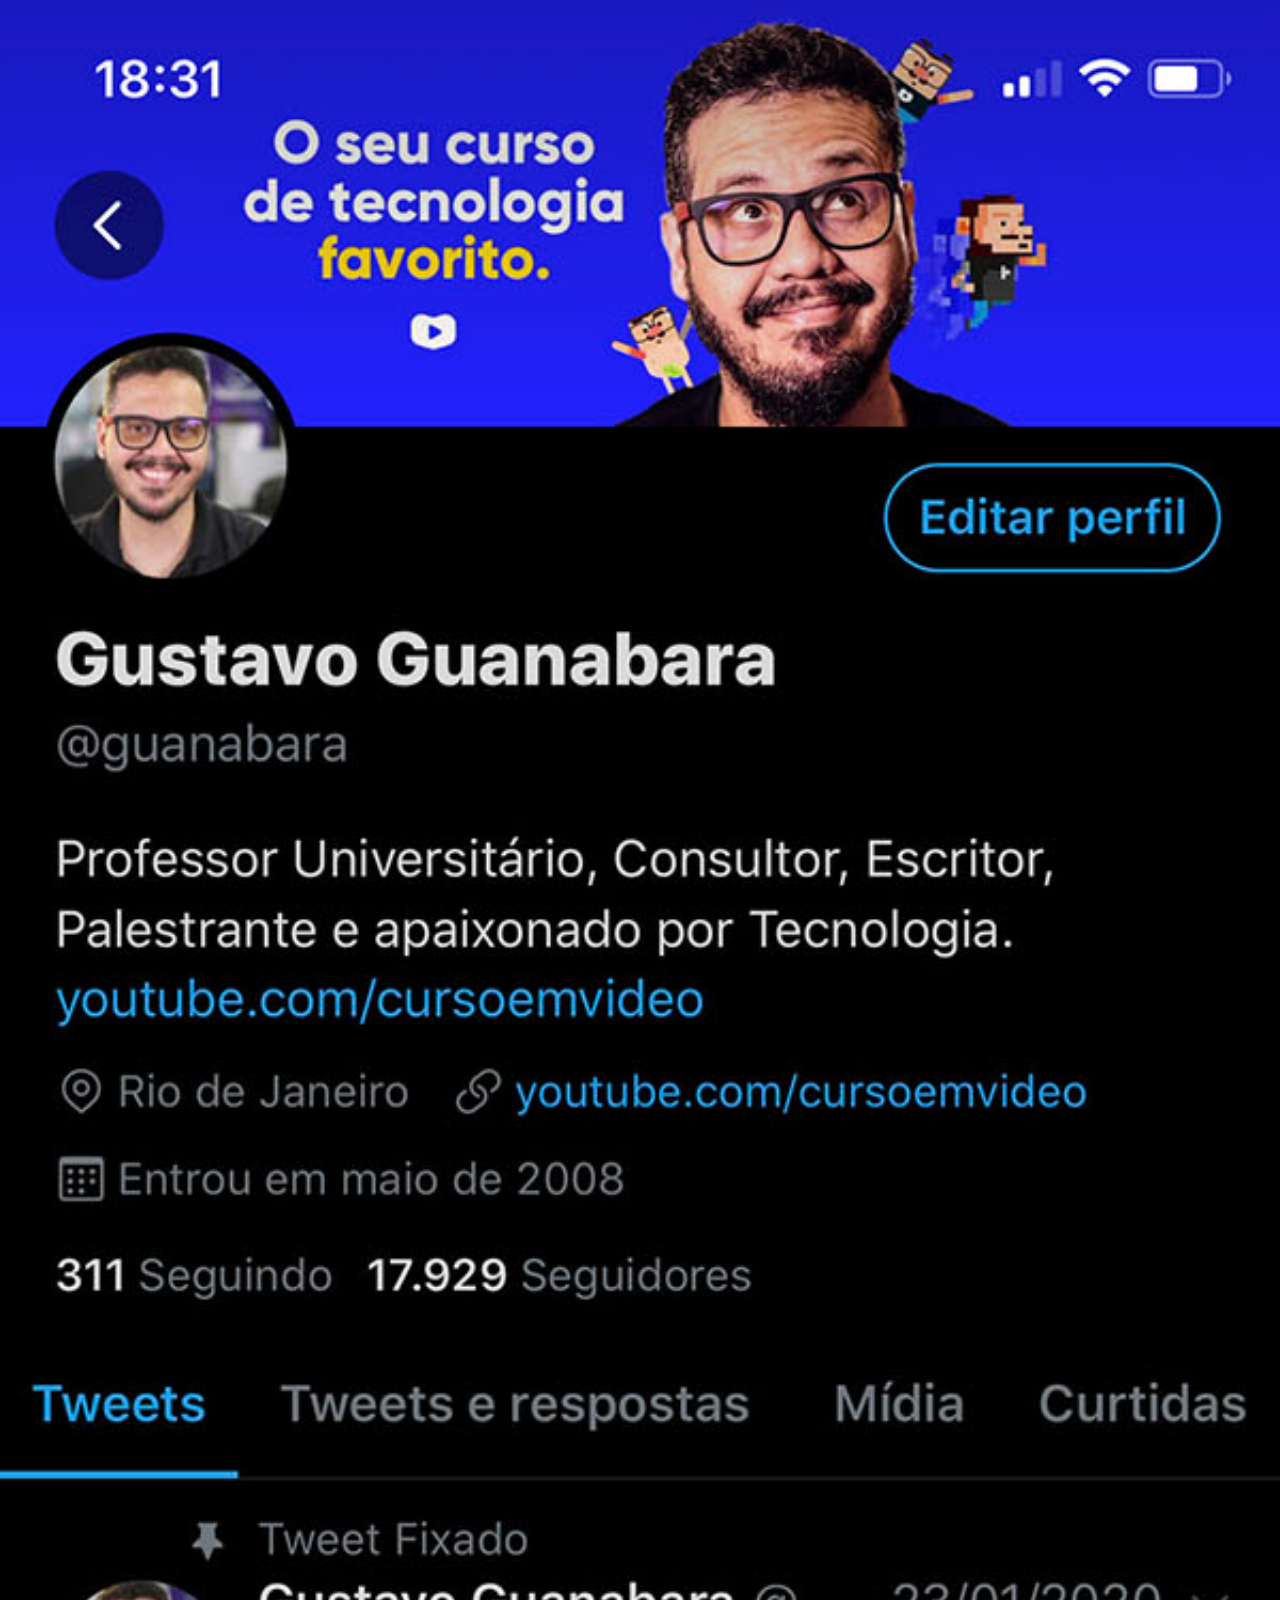
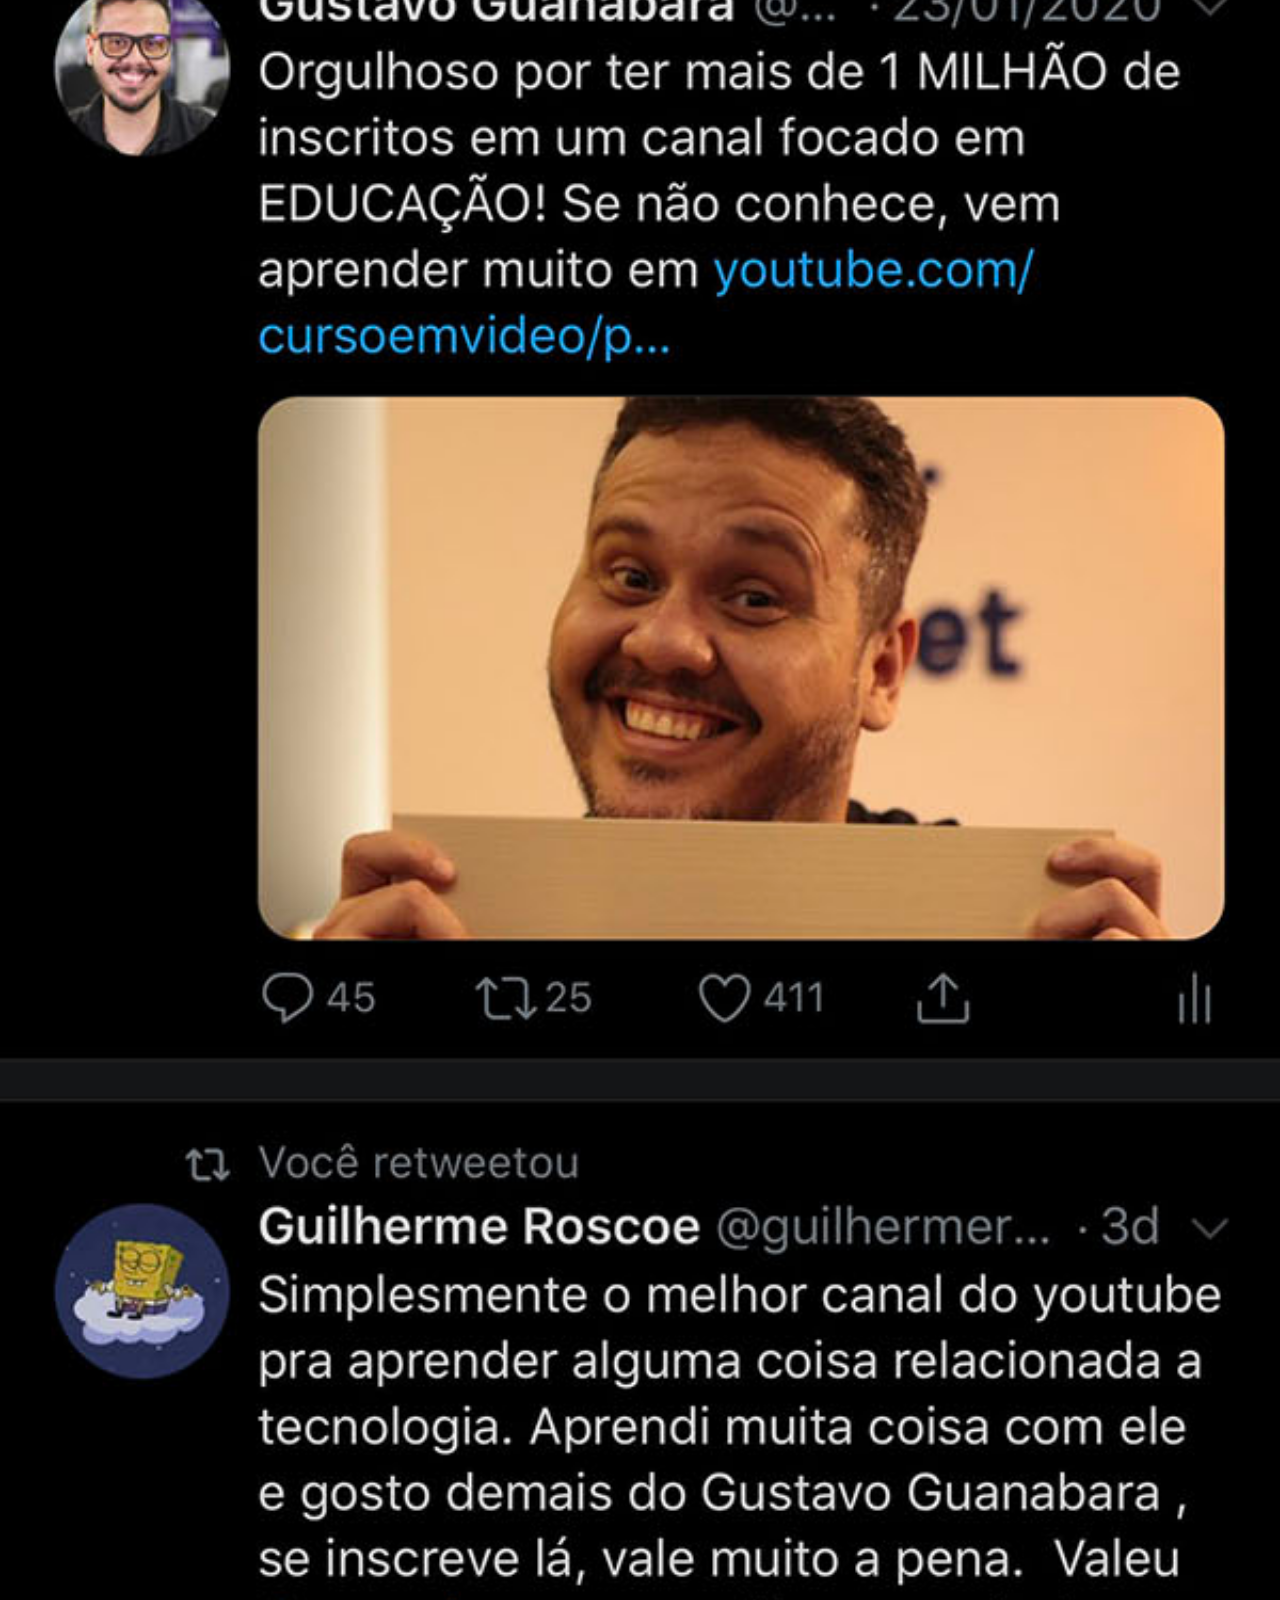
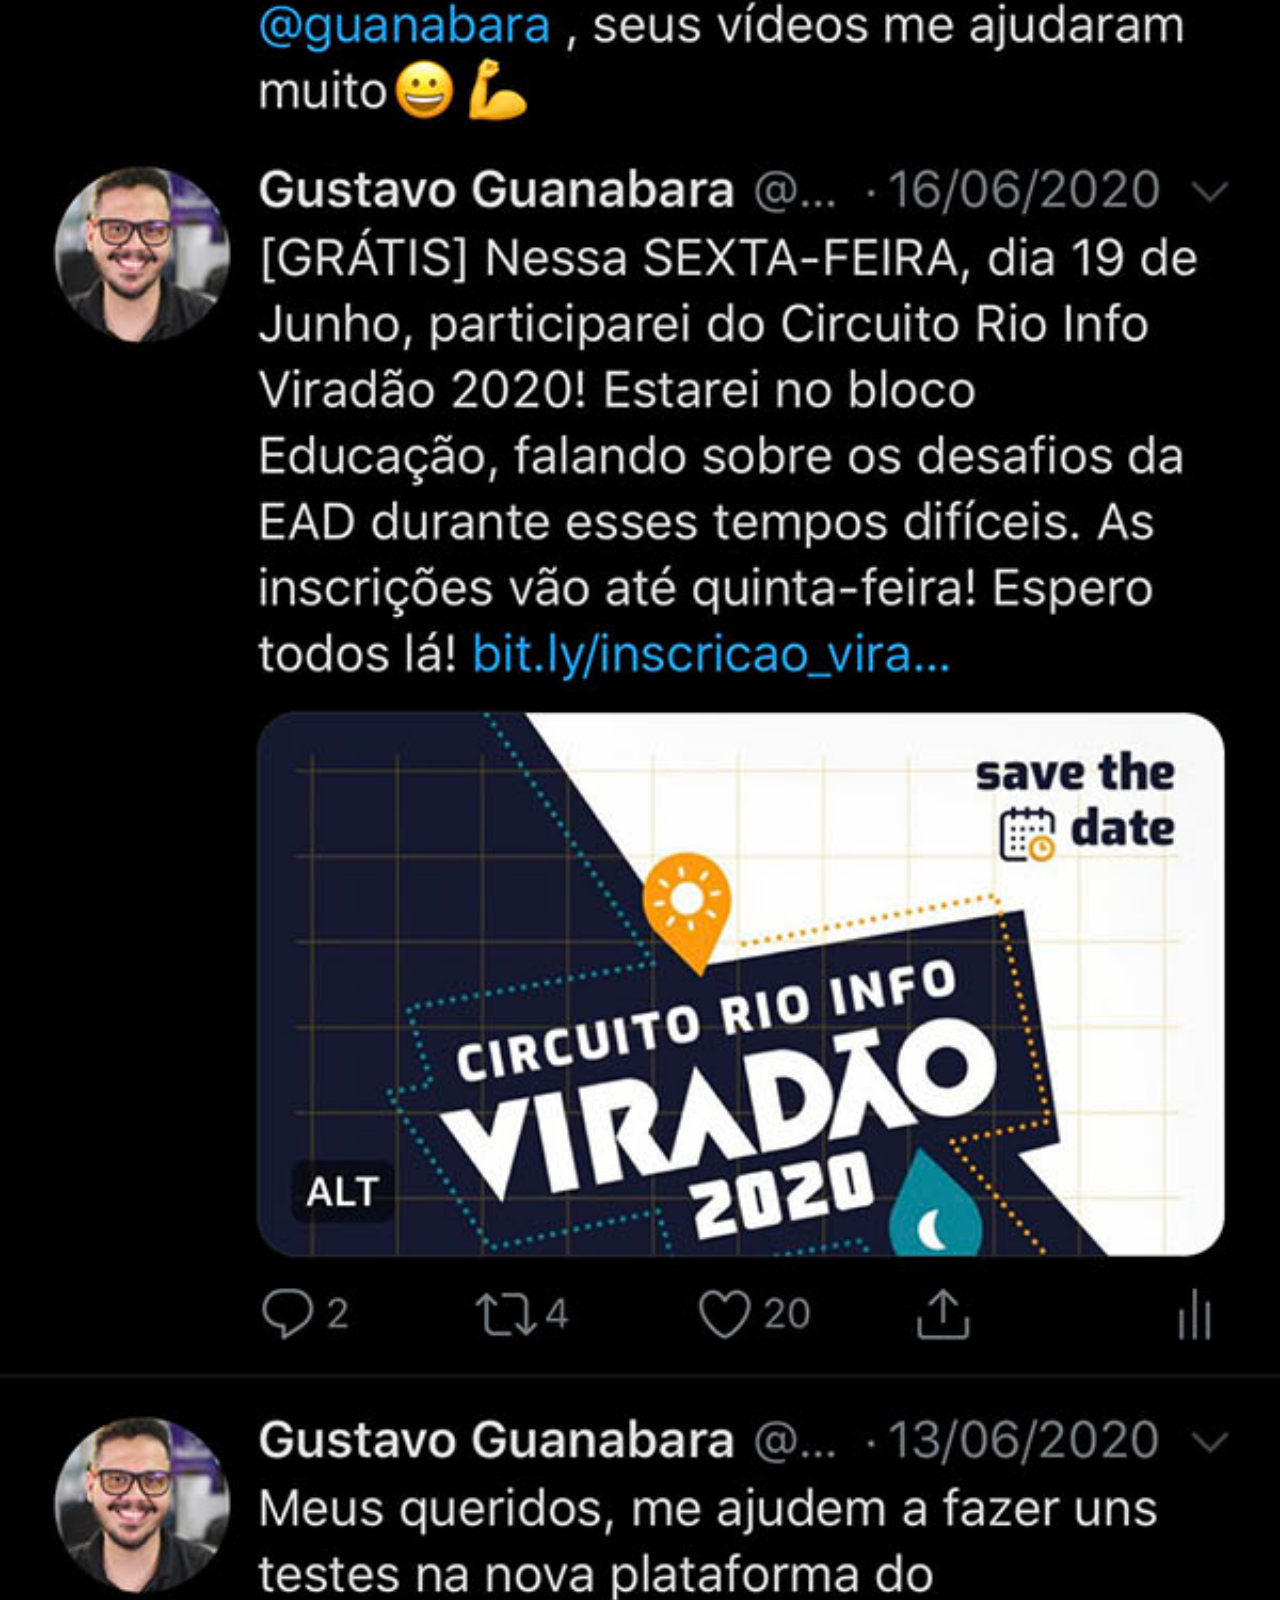
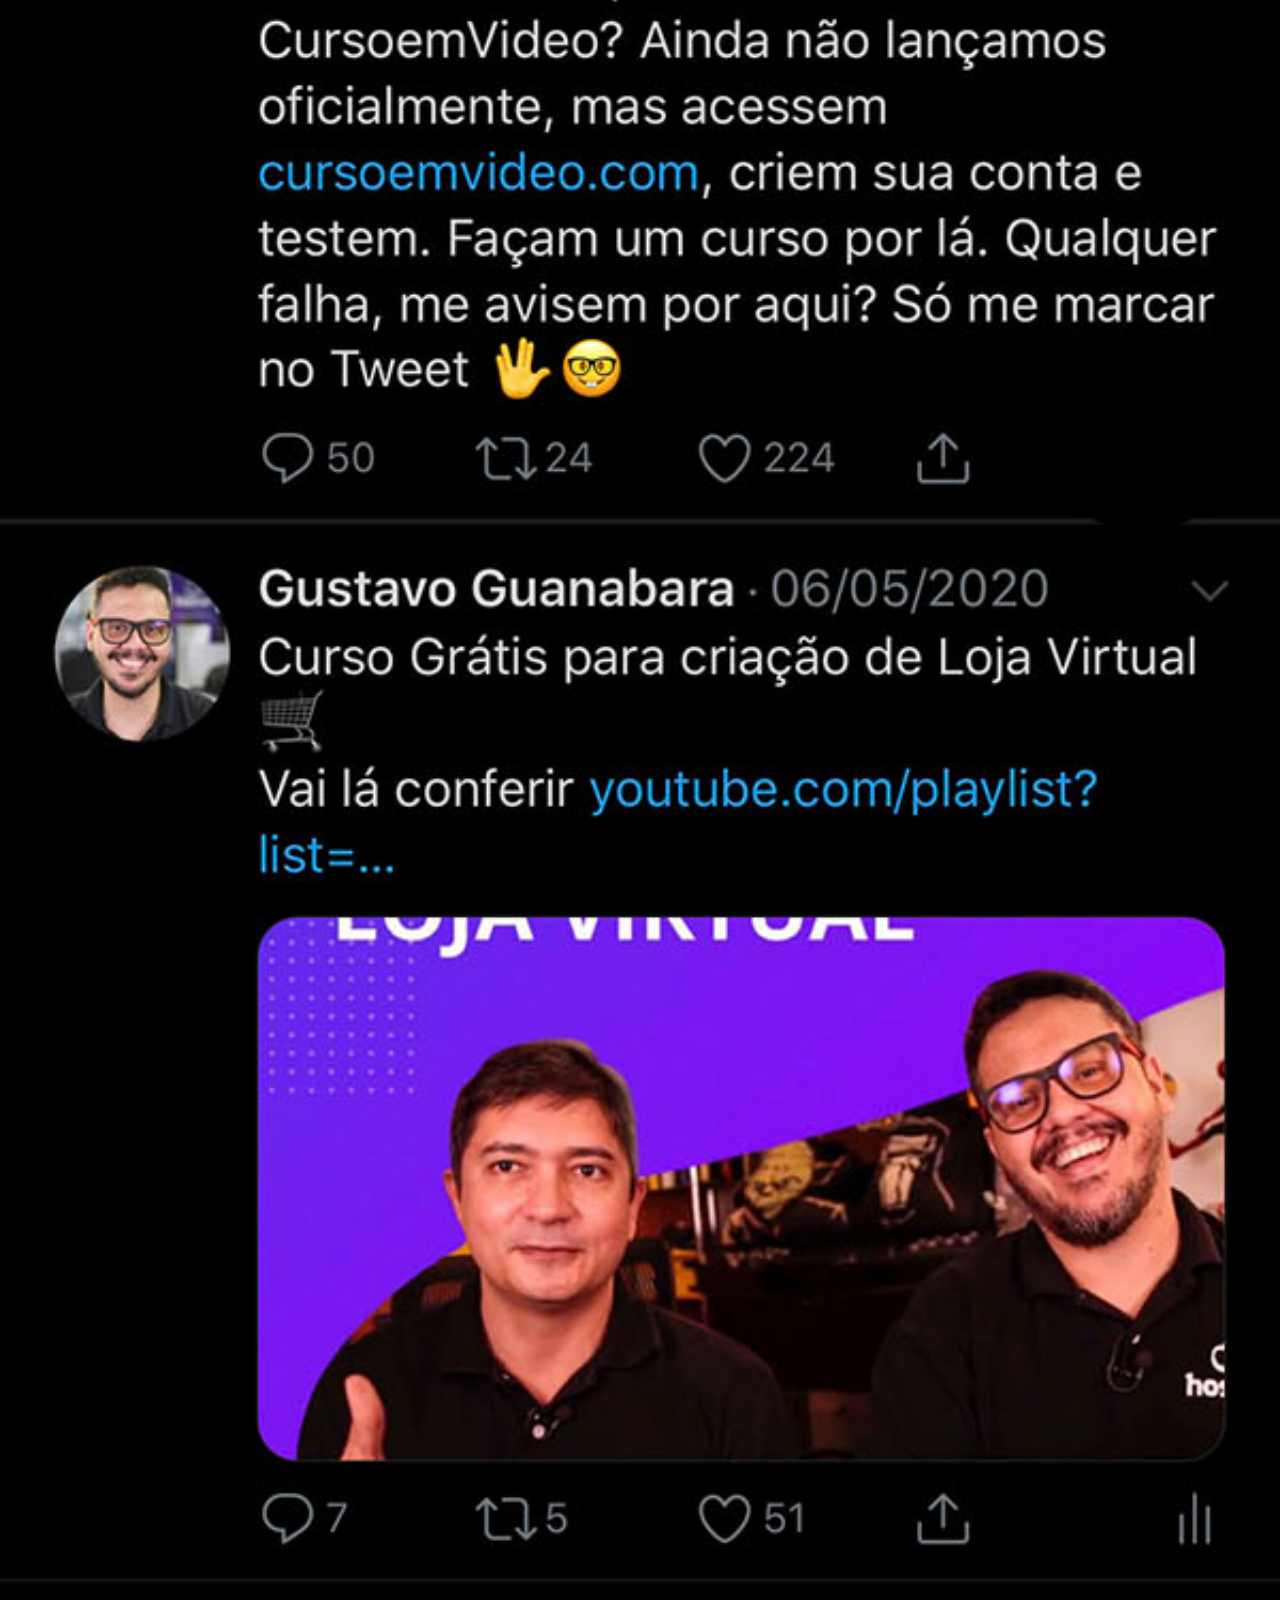
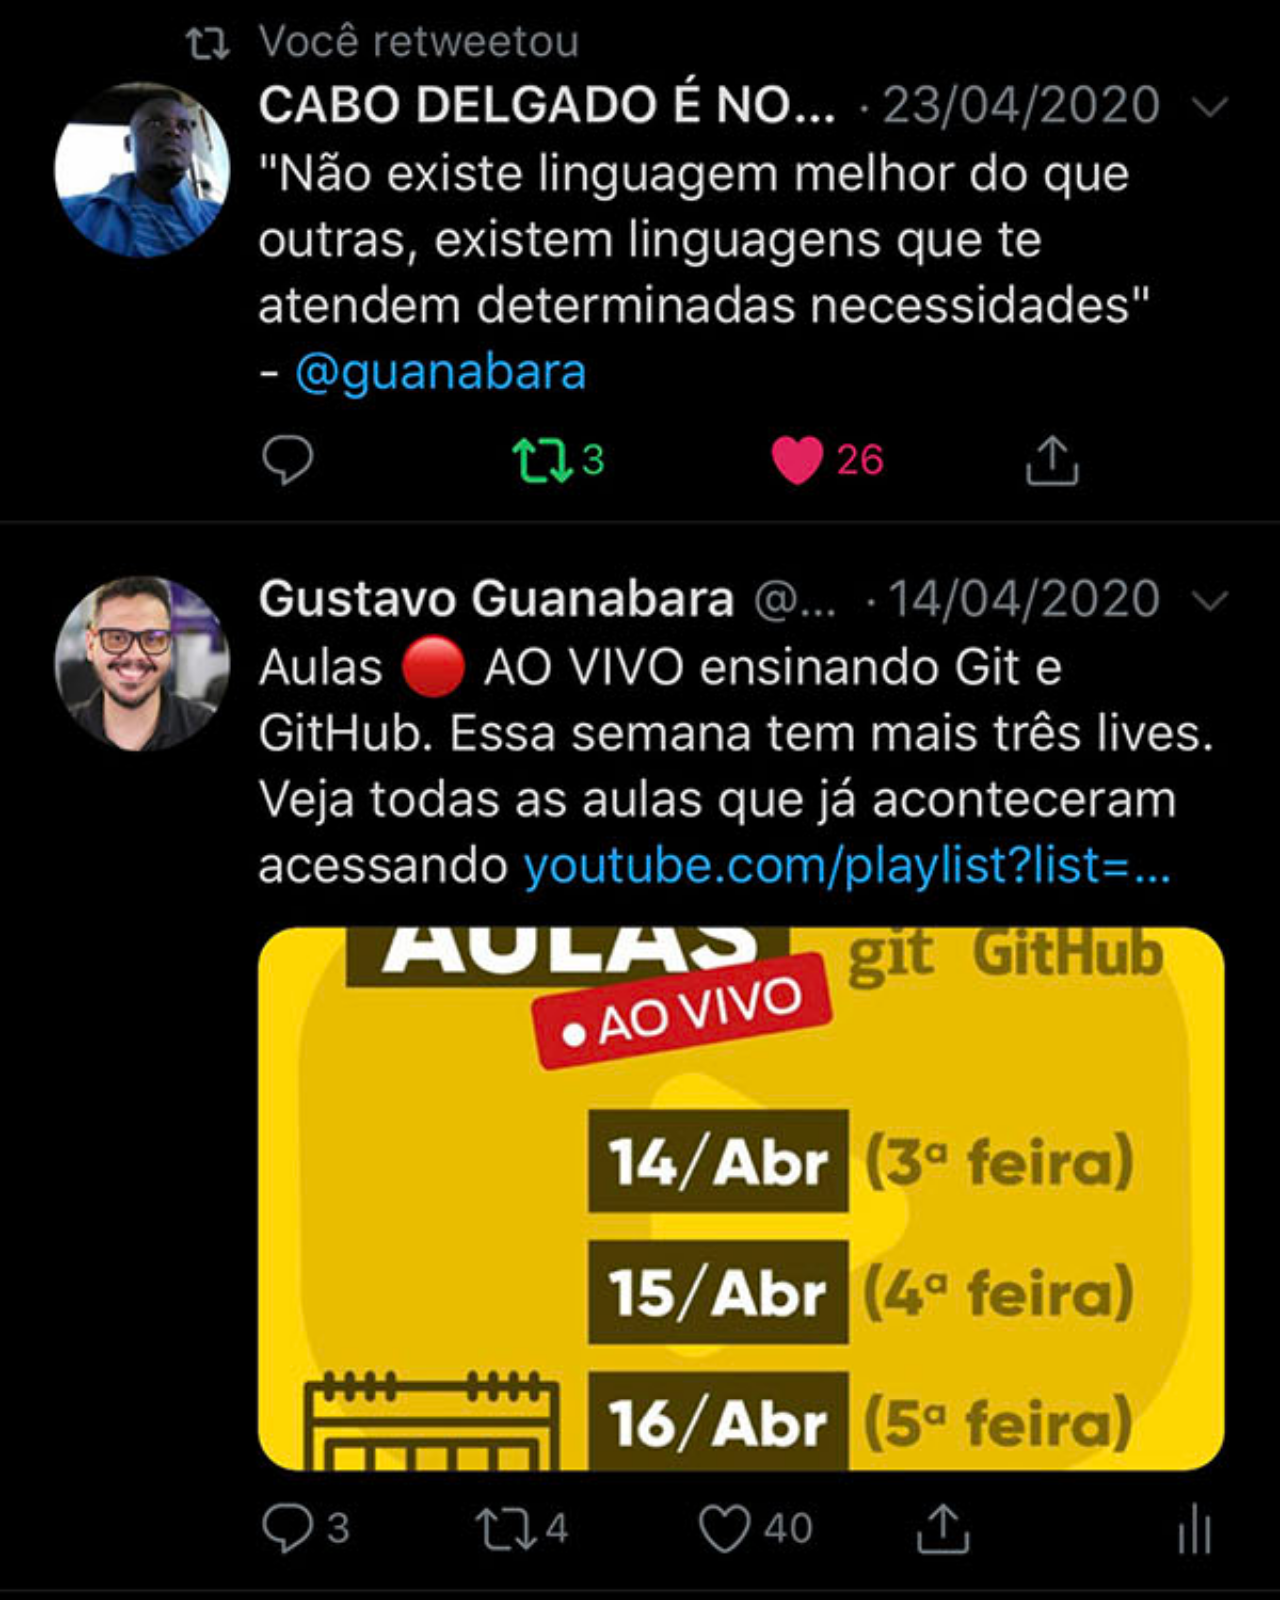
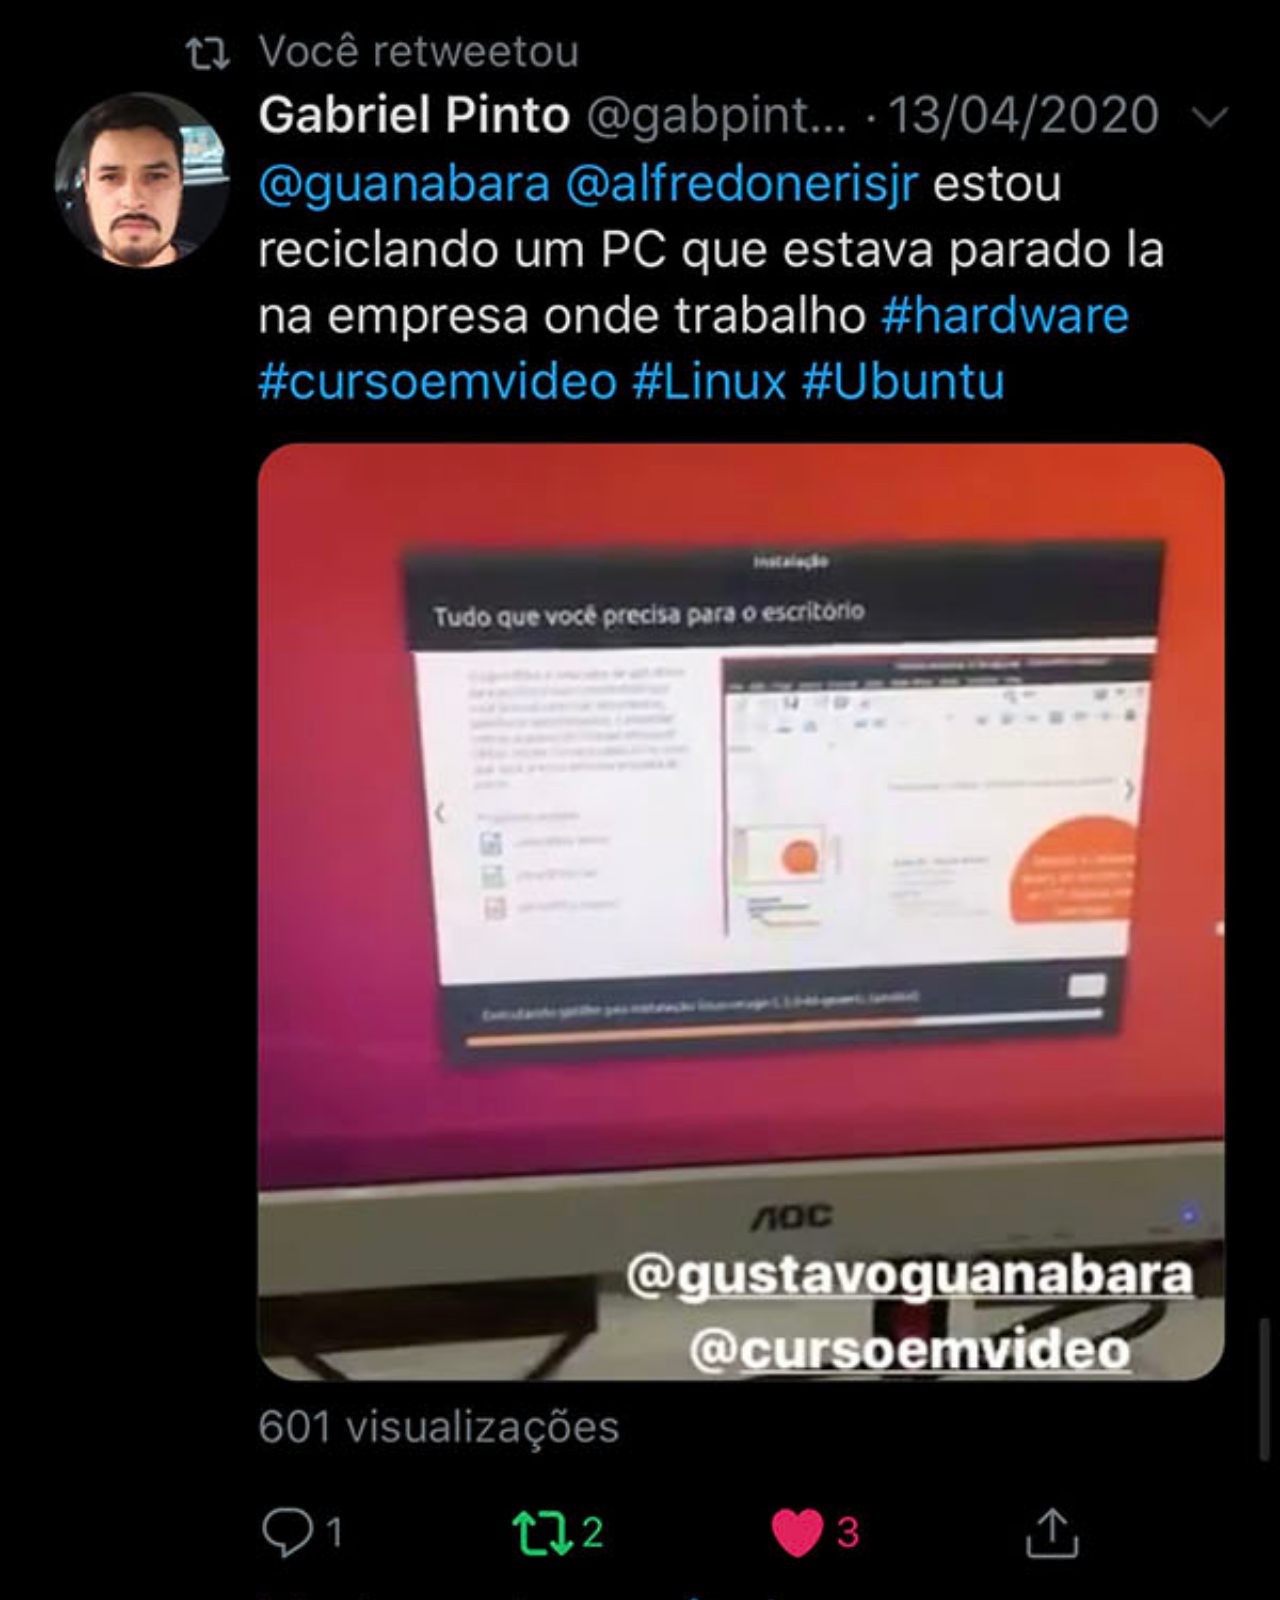
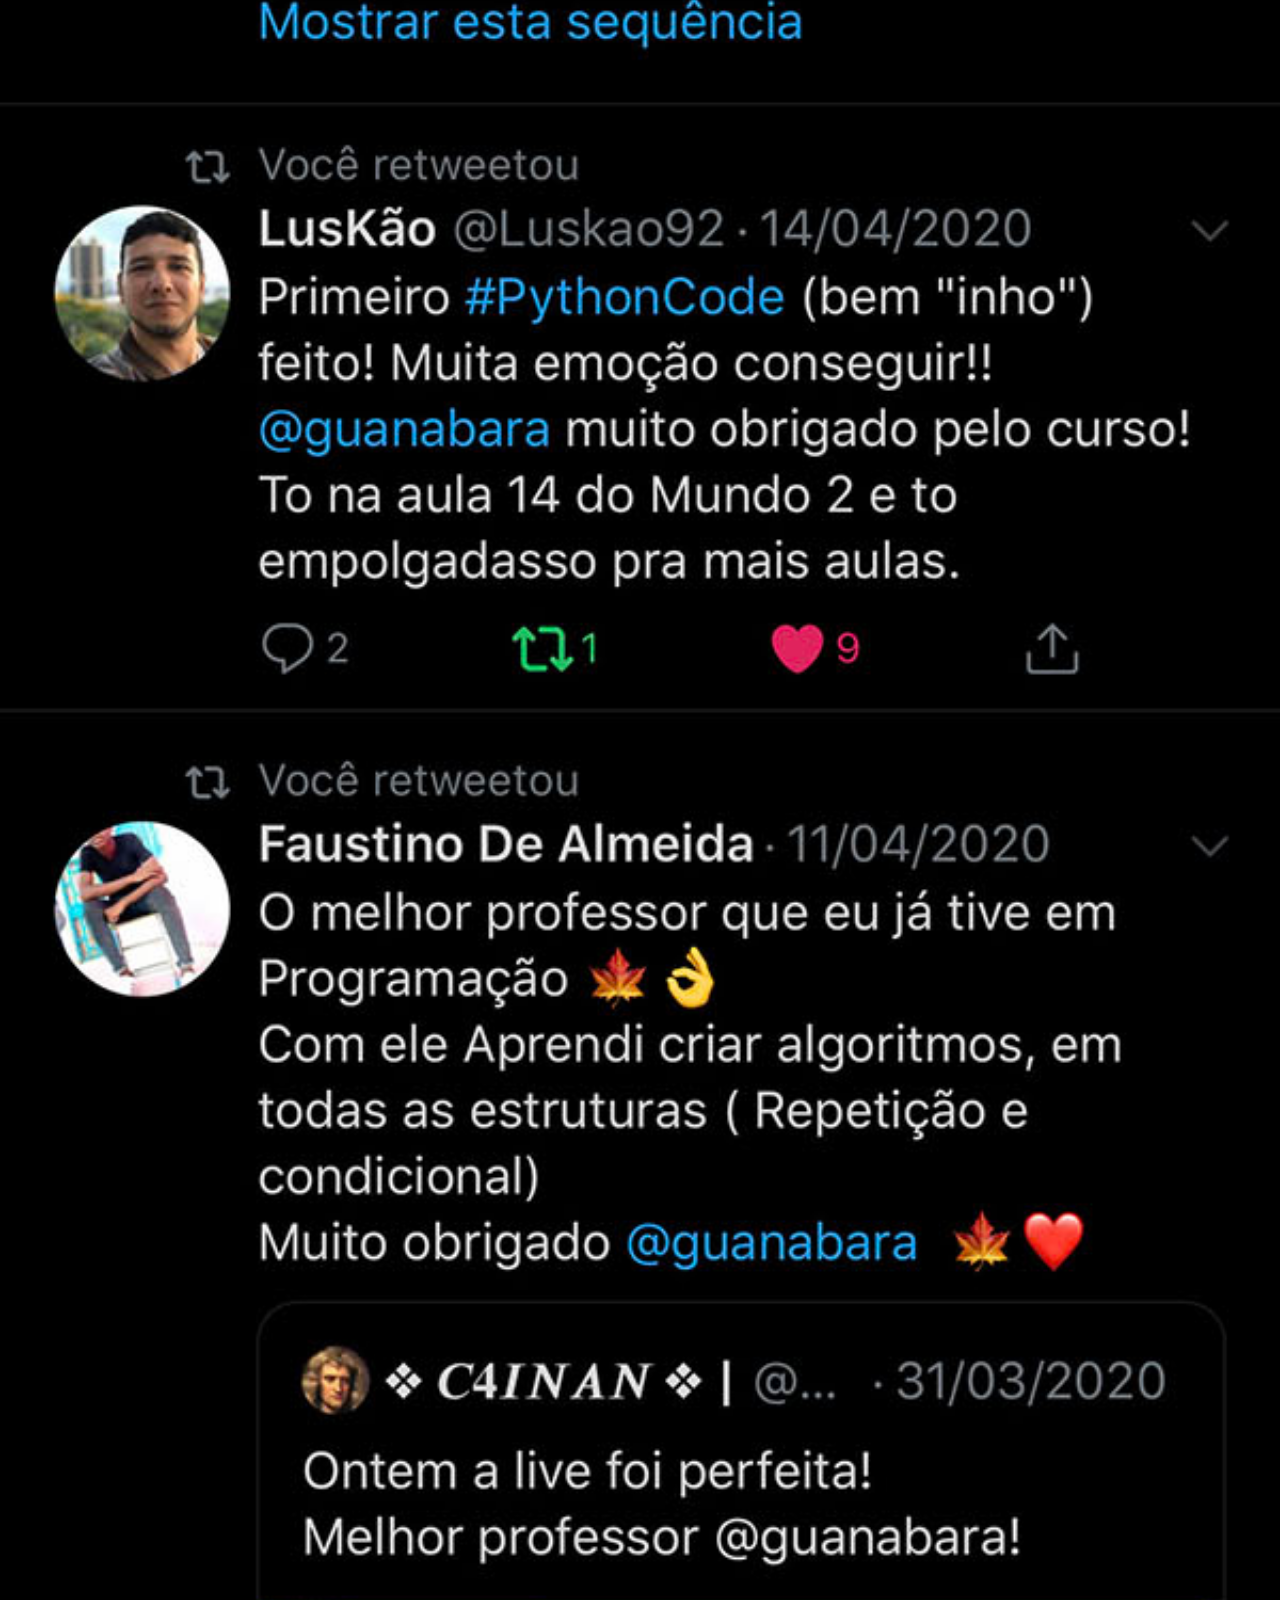
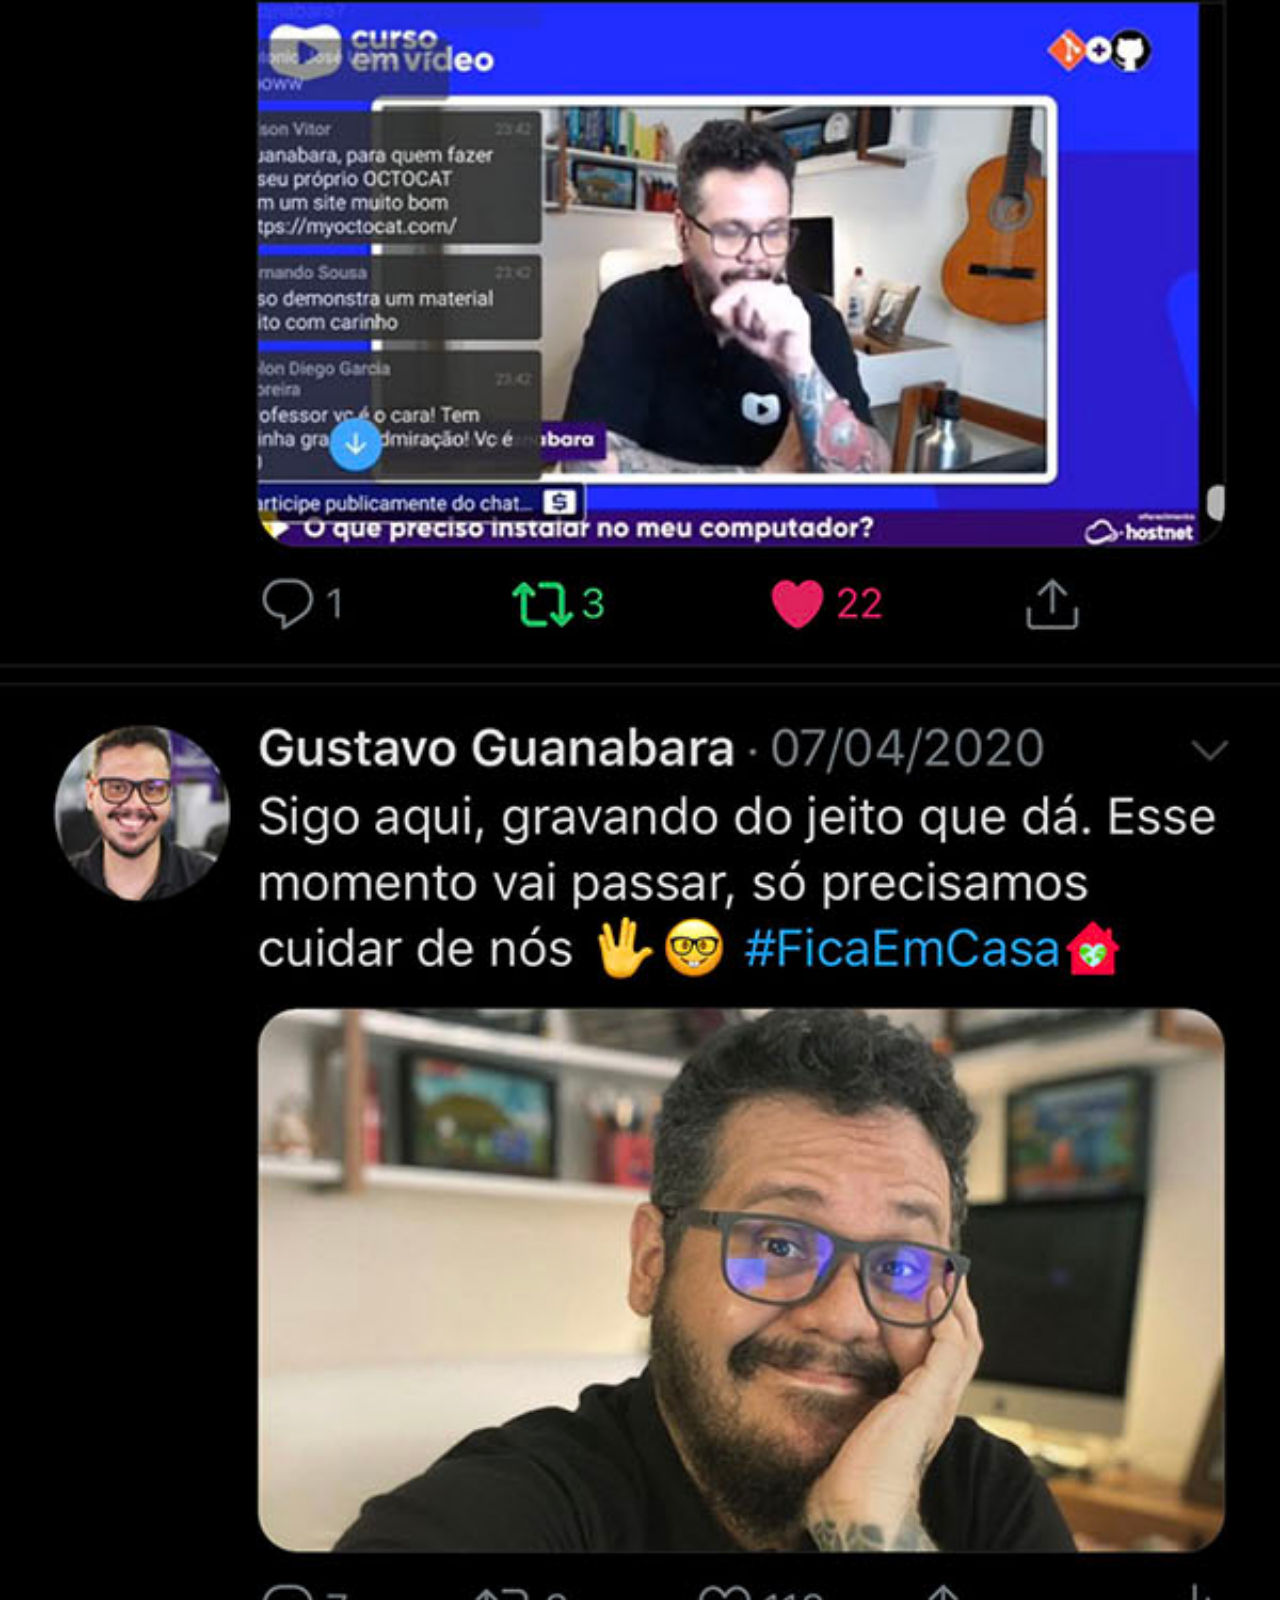
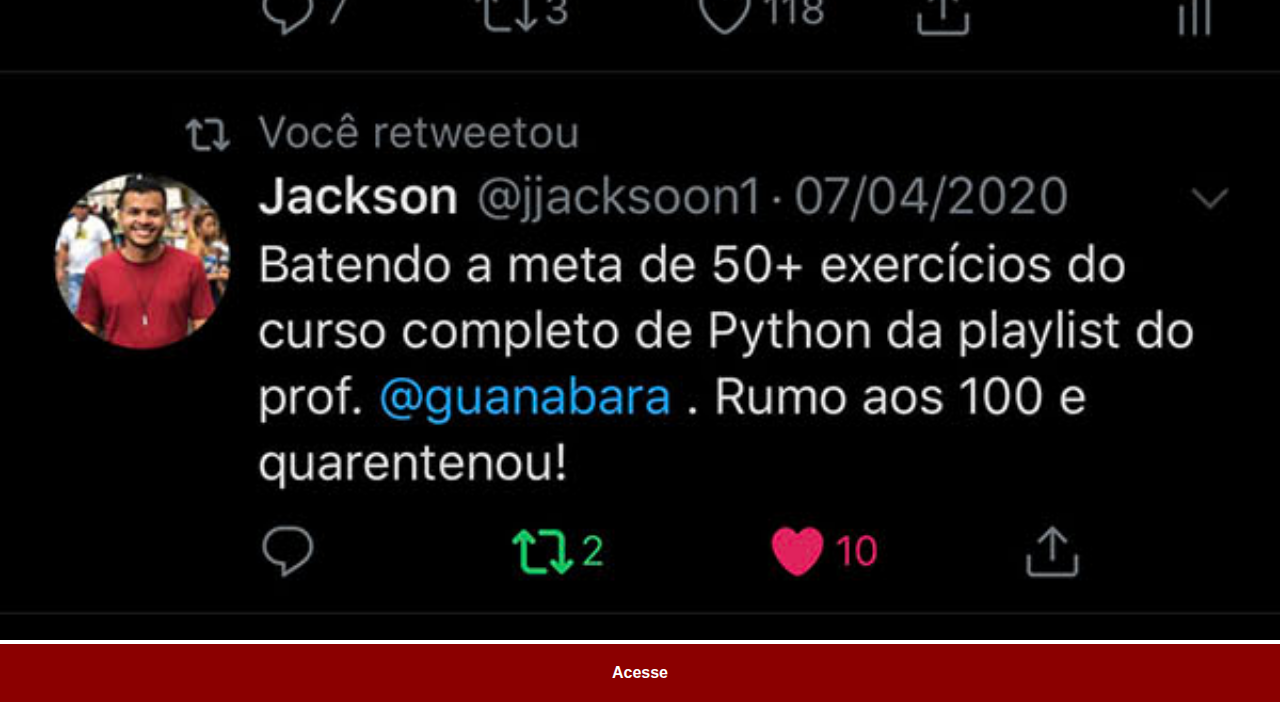
<file: twitter.html>
<!DOCTYPE html>
<html lang="pt-br">
<head>
    <meta charset="UTF-8">
    <meta http-equiv="X-UA-Compatible" content="IE=edge">
    <meta name="viewport" content="width=device-width, initial-scale=1.0">
    <link rel="stylesheet" href="estilos/social.css">
    <title>Twitter</title>
</head>
<body>
    <img src="imagens/tela-twitter.jpg" alt="Twitter">
    <a href="https://twitter.com/guanabara" target="_blank">Acesse</a>
</body>
</html>
</file>
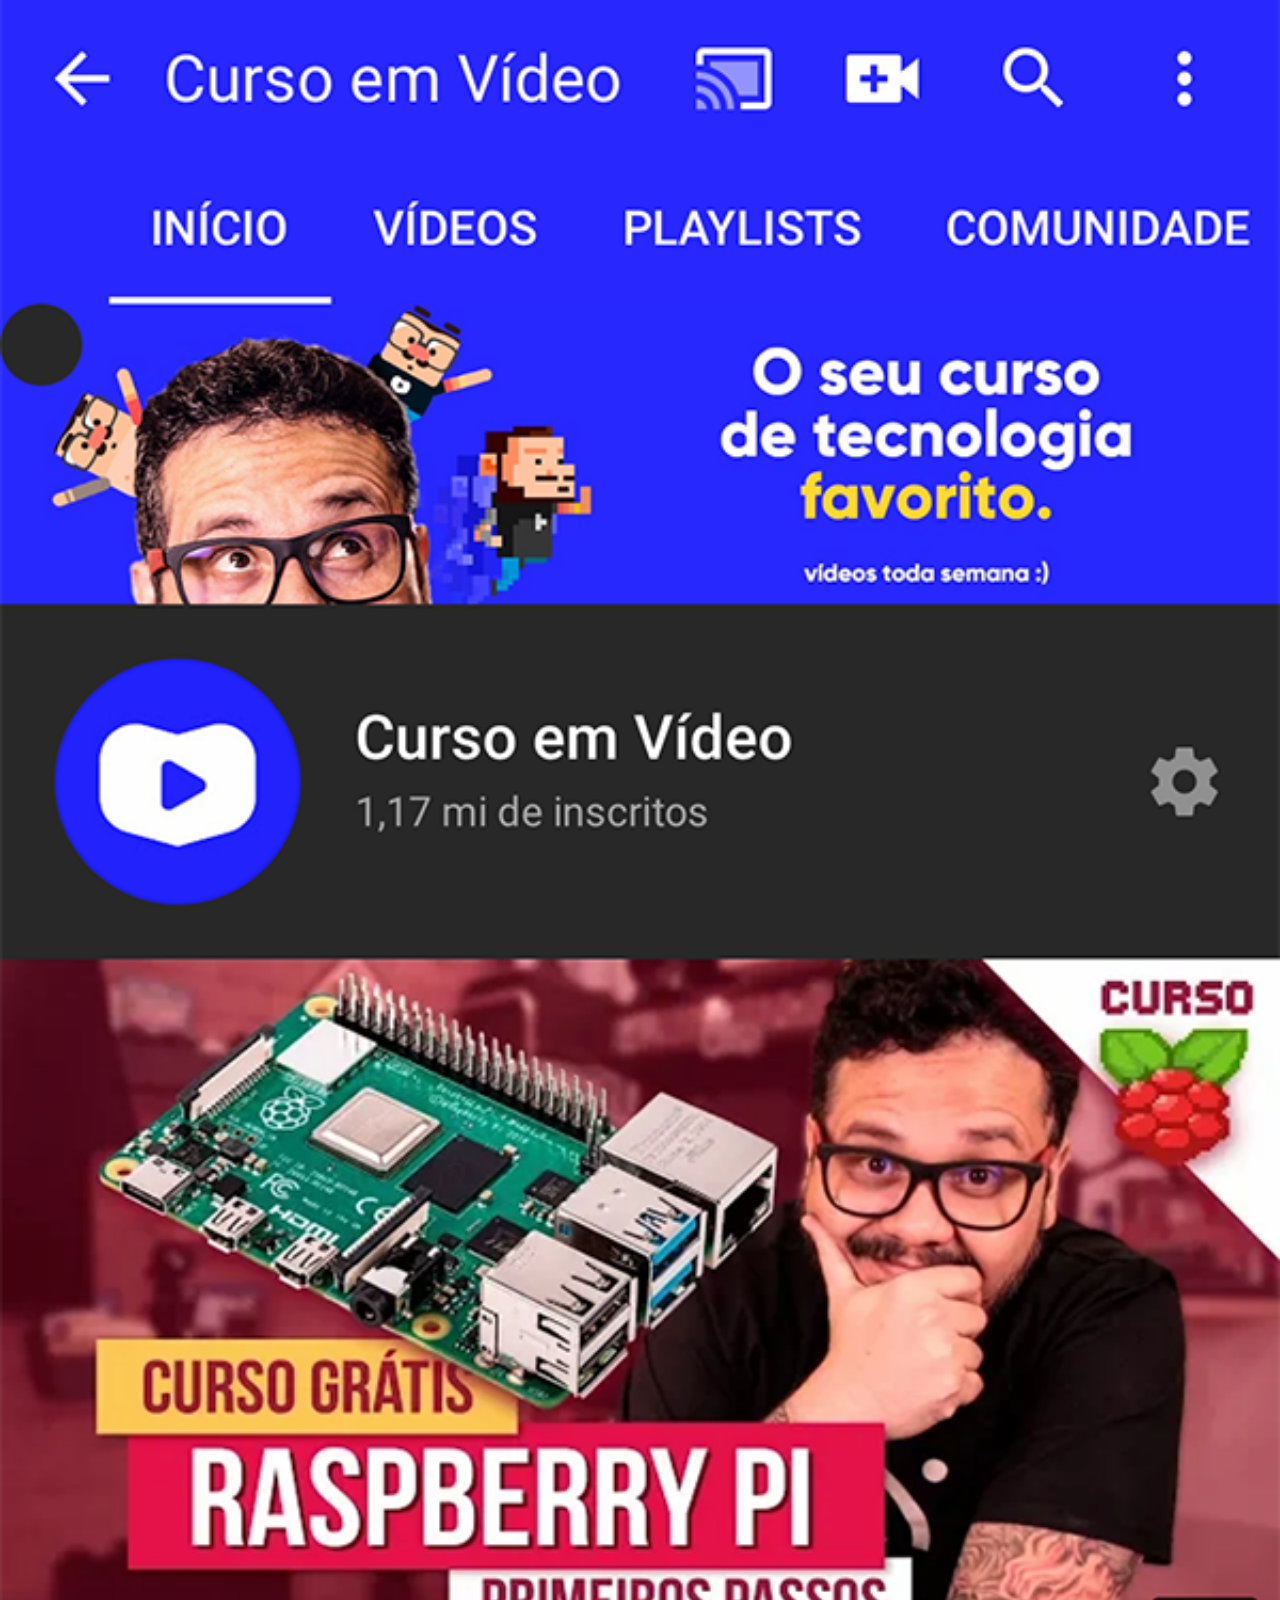
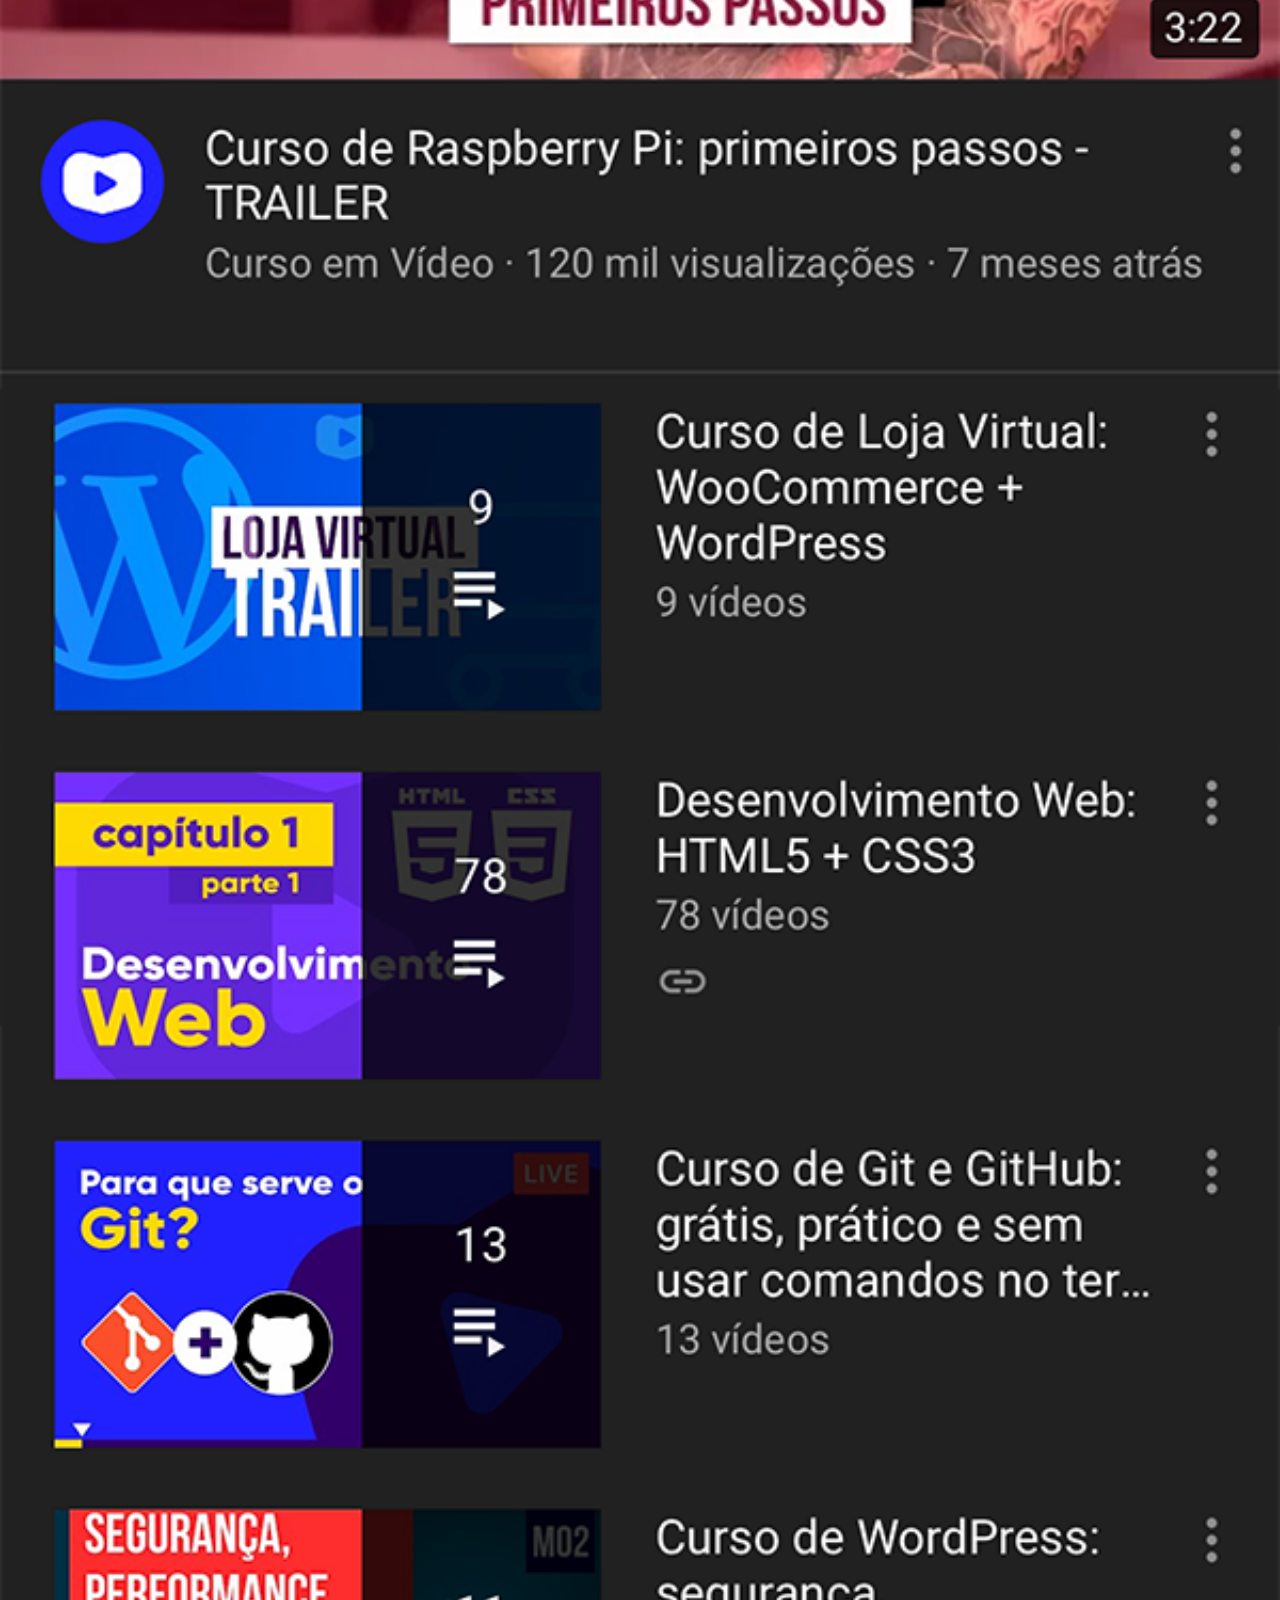
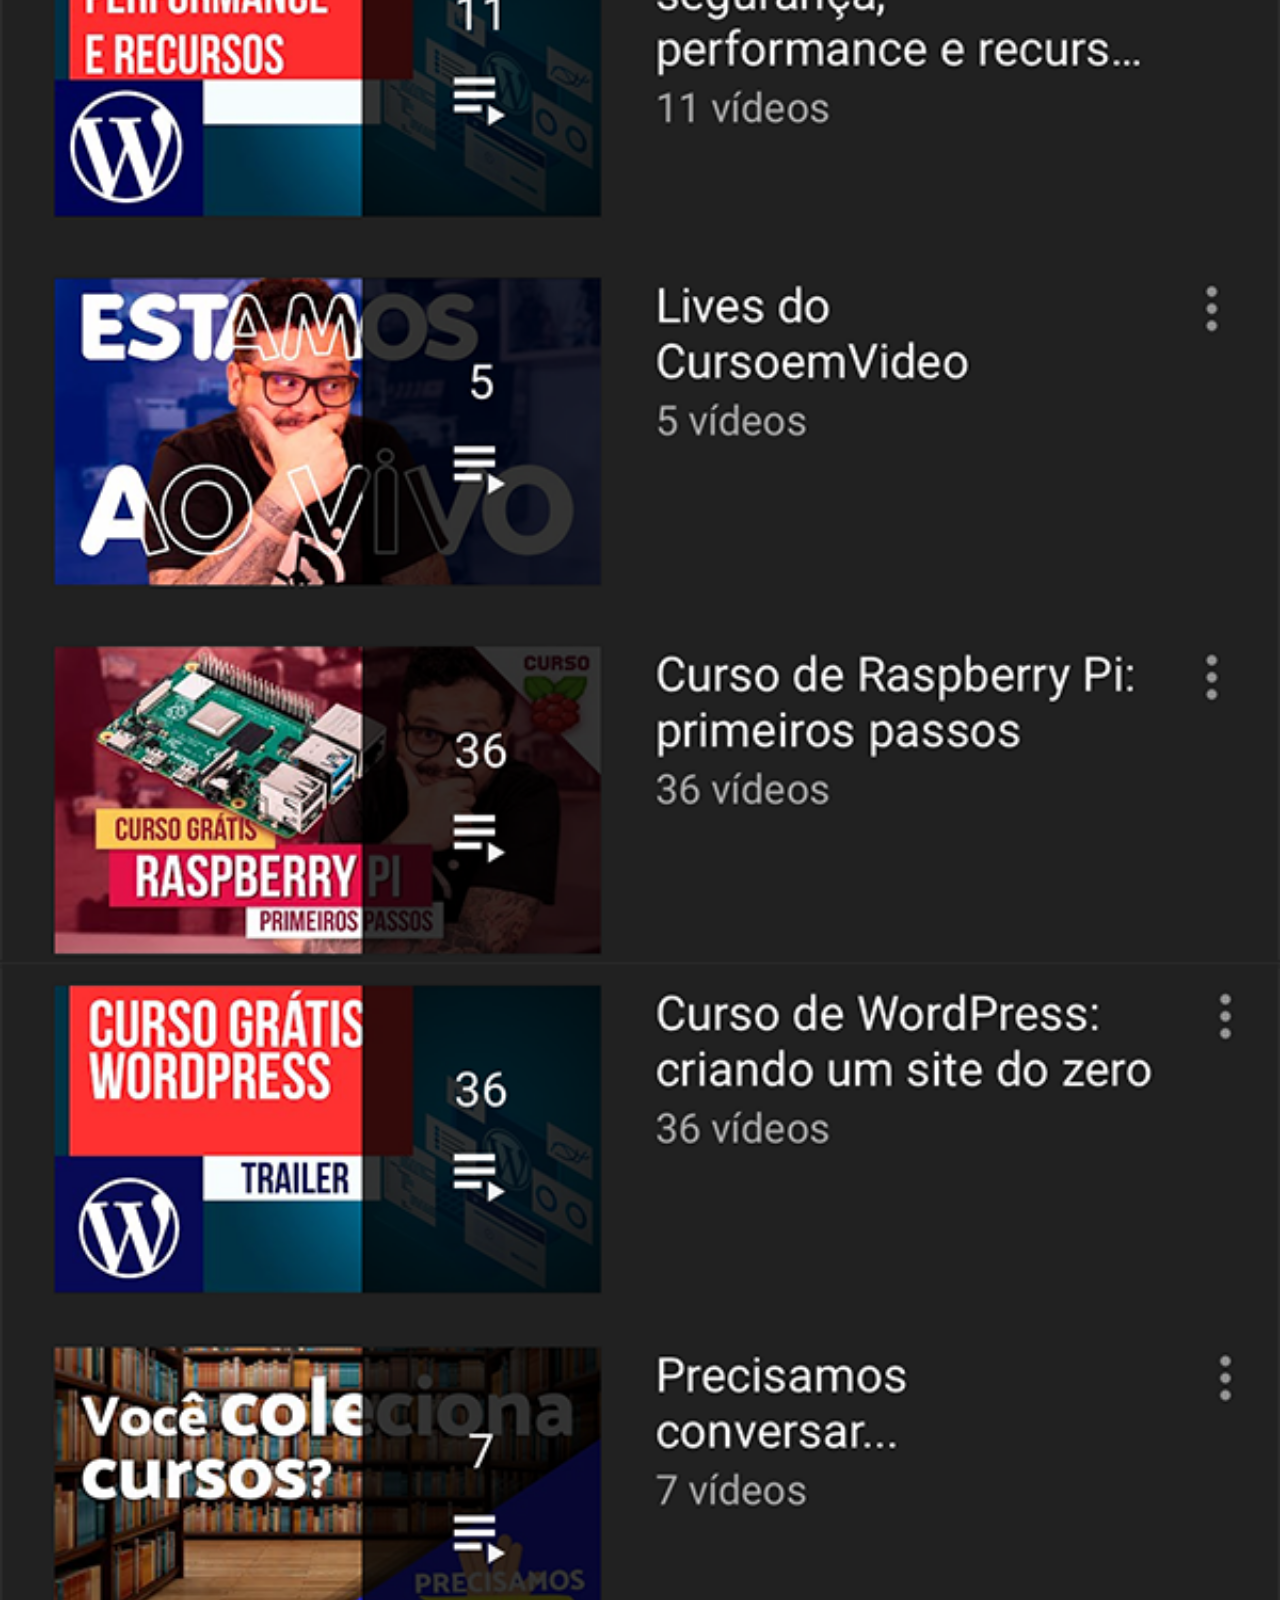
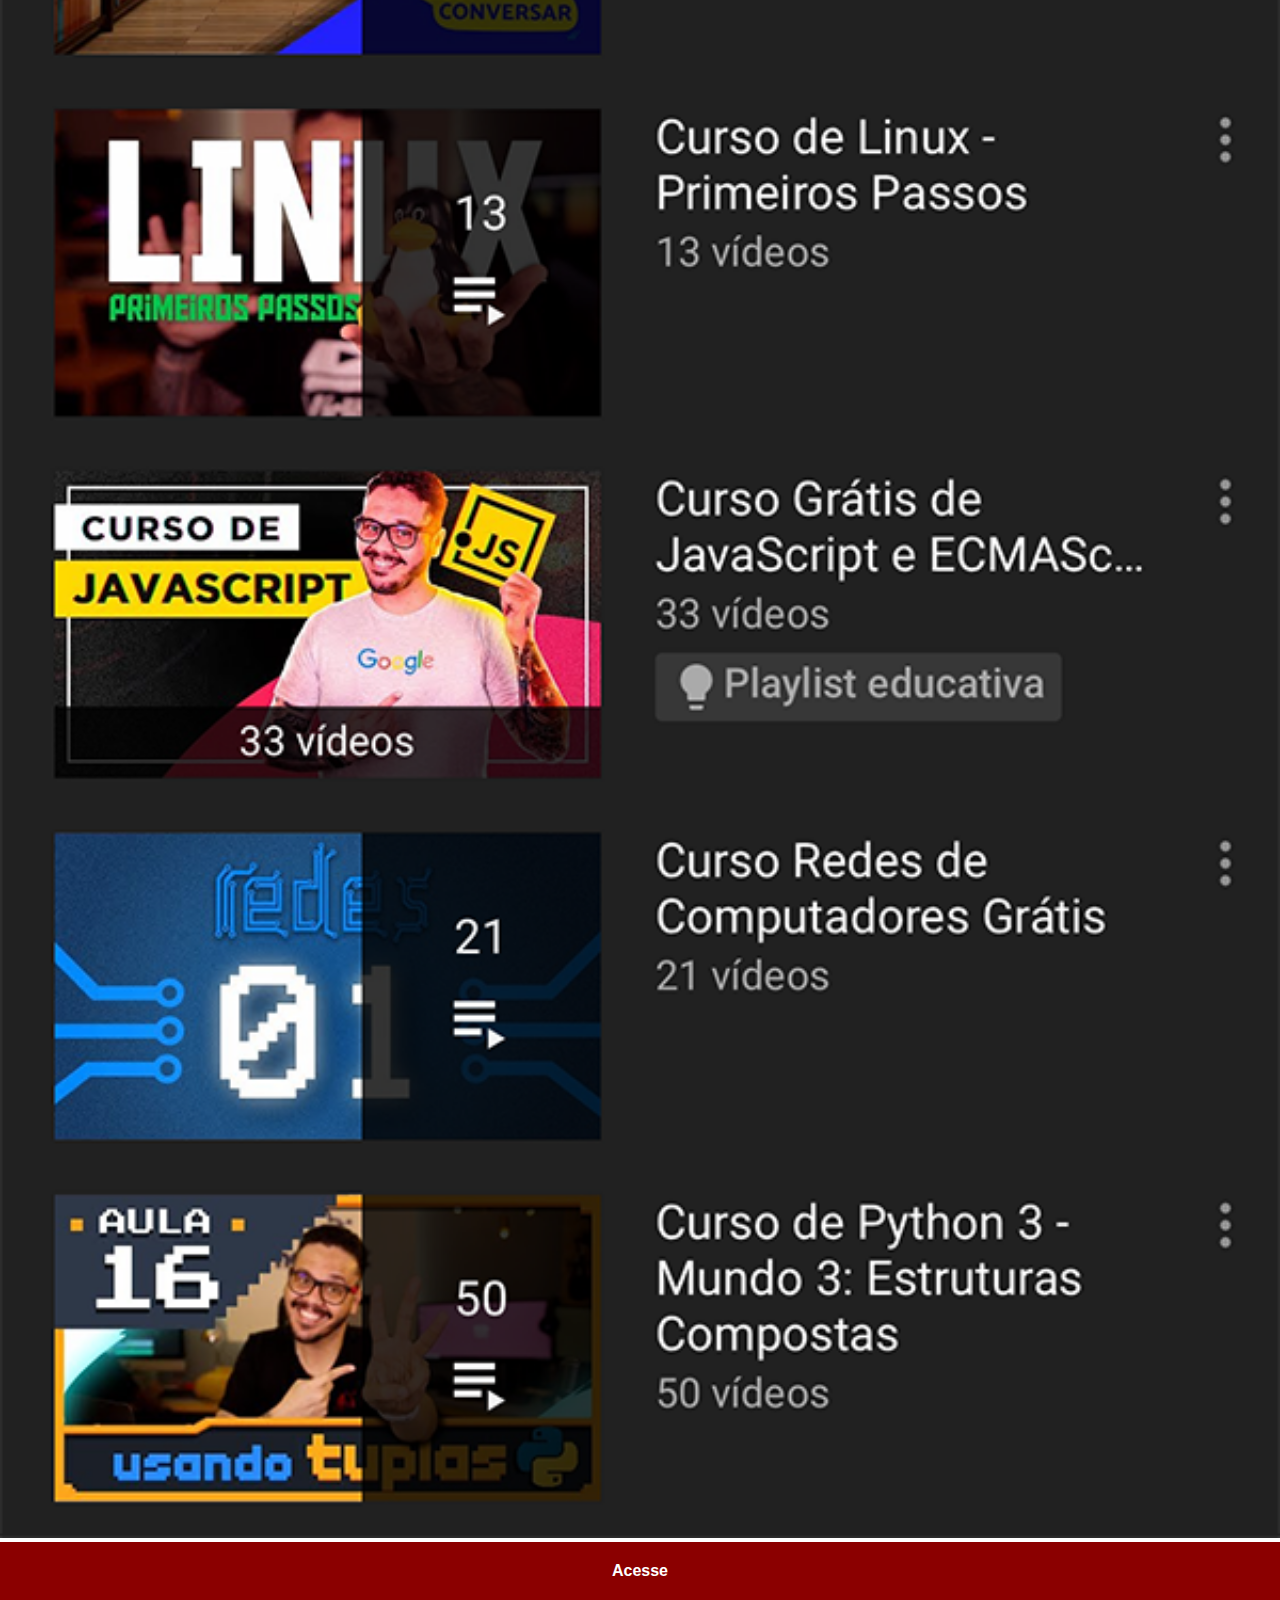
<file: youtube.html>
<!DOCTYPE html>
<html lang="pt-br">
<head>
    <meta charset="UTF-8">
    <meta http-equiv="X-UA-Compatible" content="IE=edge">
    <meta name="viewport" content="width=device-width, initial-scale=1.0">
    <link rel="stylesheet" href="estilos/social.css">
    <title>YouTube</title>
</head>
<body>
    <img src="imagens/tela-youtube.png" alt="YouTube">
    <a href="https://www.youtube.com/@CursoemVideo/playlists" target="_blank">Acesse</a>
</body>
</html>
</file>
<file: estilos/style.css>
@charset "UTF-8";

* {
    margin: 0px;
    padding: 0px;
    font-family: Arial, Helvetica, sans-serif;
}

html, body {
    height: 100vh;
    width: 100vw;
    background-color: black;
}

body {
    background: url(../imagens/fundo-madeira.jpg) no-repeat top center;
    background-size: cover;
    background-attachment: fixed;
}

main {
    position: relative;
    height: 100vh;
}

section#telefone {
    position: absolute;
    top: 50%;
    left: 50%;
    transform: translate(-50%, -50%);

    height: 585px;
    width: 290px;
    background: url(../imagens/frame-celular.png) no-repeat;
}

iframe#tela {
    position: relative;
    top: 76px;
    left: 22px;
    width: 246px;
    height: 437px;
}

section#redes-sociais {
    text-align: right;
}

section#redes-sociais img {
    width: 50px;
    margin: 10px;
    border-radius: 50%;
    box-shadow: 2px 2px 5px rgba(0, 0, 0, 0.400);
    box-sizing: border-box;
}

section#redes-sociais img:hover {
    border: 2px solid rgba(255, 255, 255, 0.600);
    transform: translate(-3px, -3px);
    box-shadow: 5px 5px 10px rgba(0, 0, 0, 0.600);
    transition: transform 0.3s , border 1s;
}
</file>
<file: estilos/social.css>
@charset "UTF-8";

* {
    margin: 0px;
    padding: 0px;
    font-family: Arial, Helvetica, sans-serif;
}

::-webkit-scrollbar {
    width: 0px;
    height: 0px;
}

img{
    width: 100vw;
}

a {
    display: block;
    background-color: darkred;
    padding: 20px;
    text-align: center;
    font-weight: bold;
    text-decoration: none;
    color: white;
}

a:hover {
    background-color: rgb(196, 19, 19);
}
</file>
